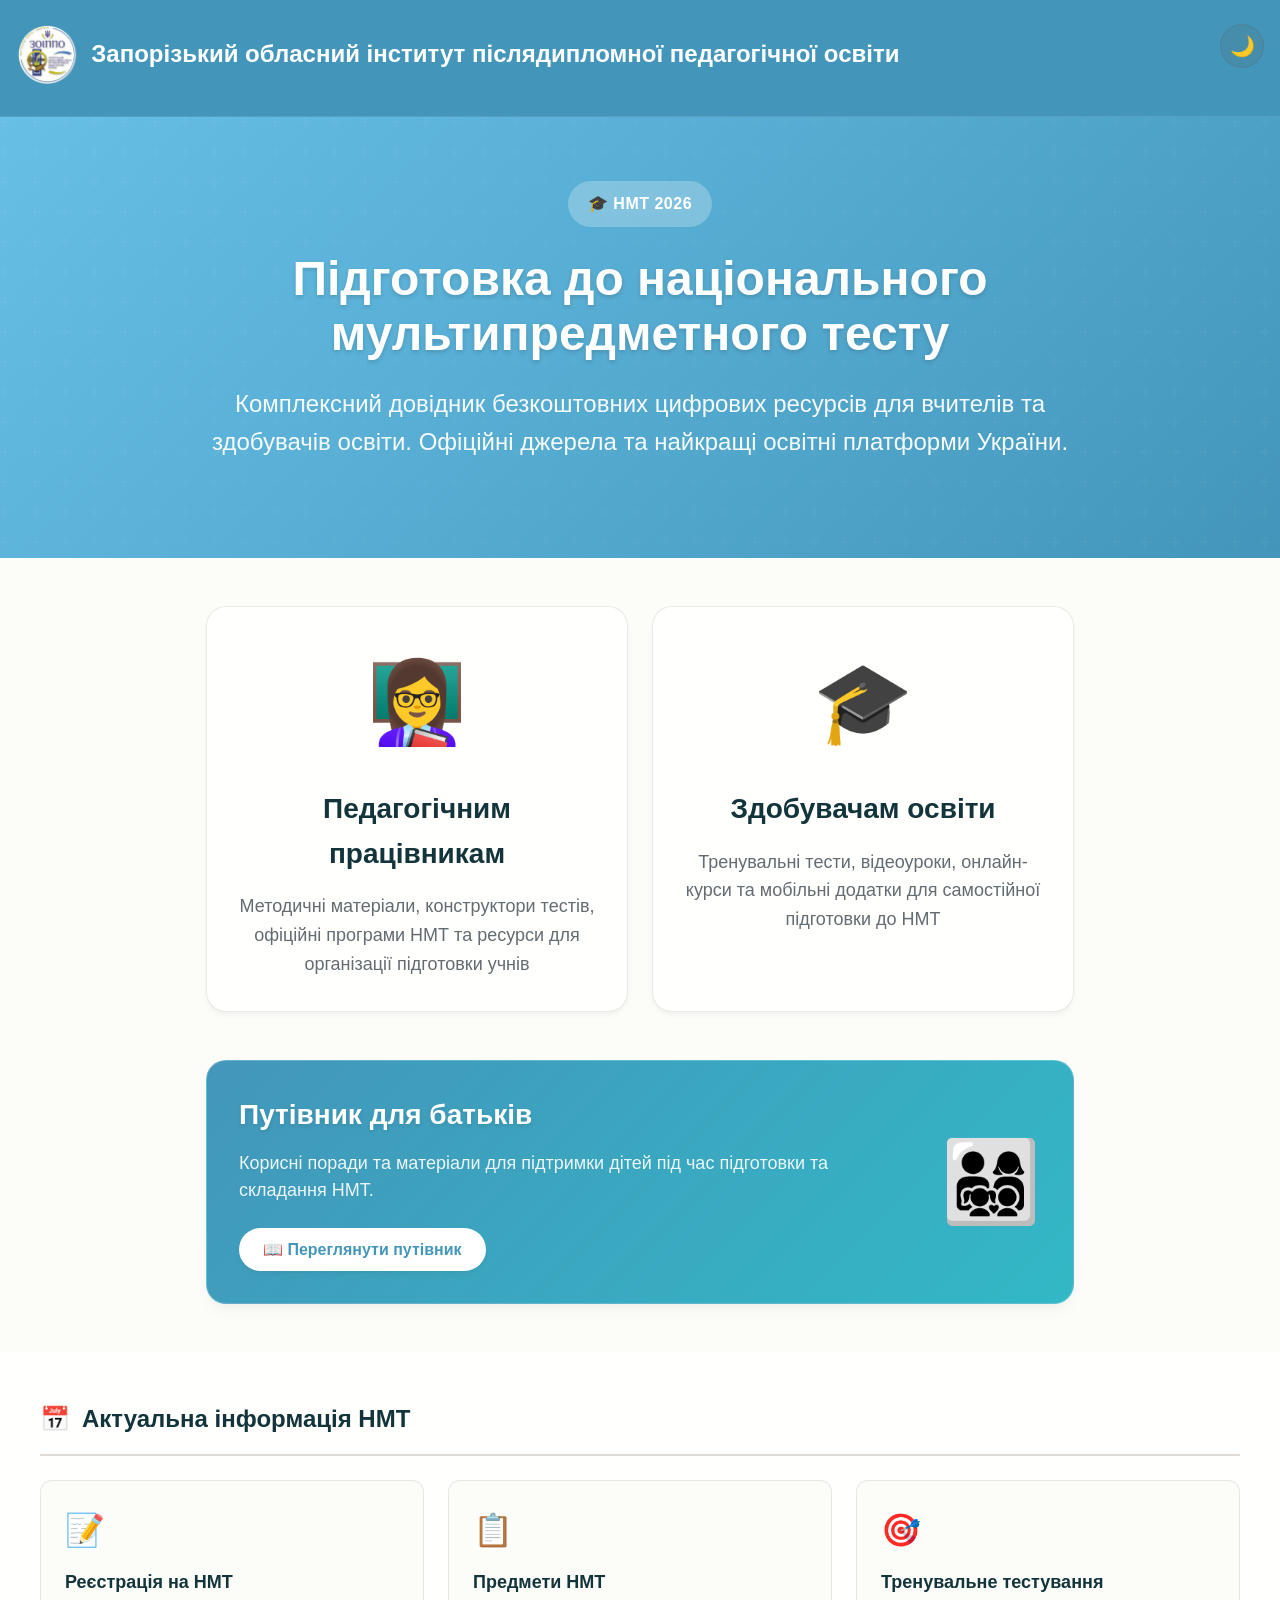
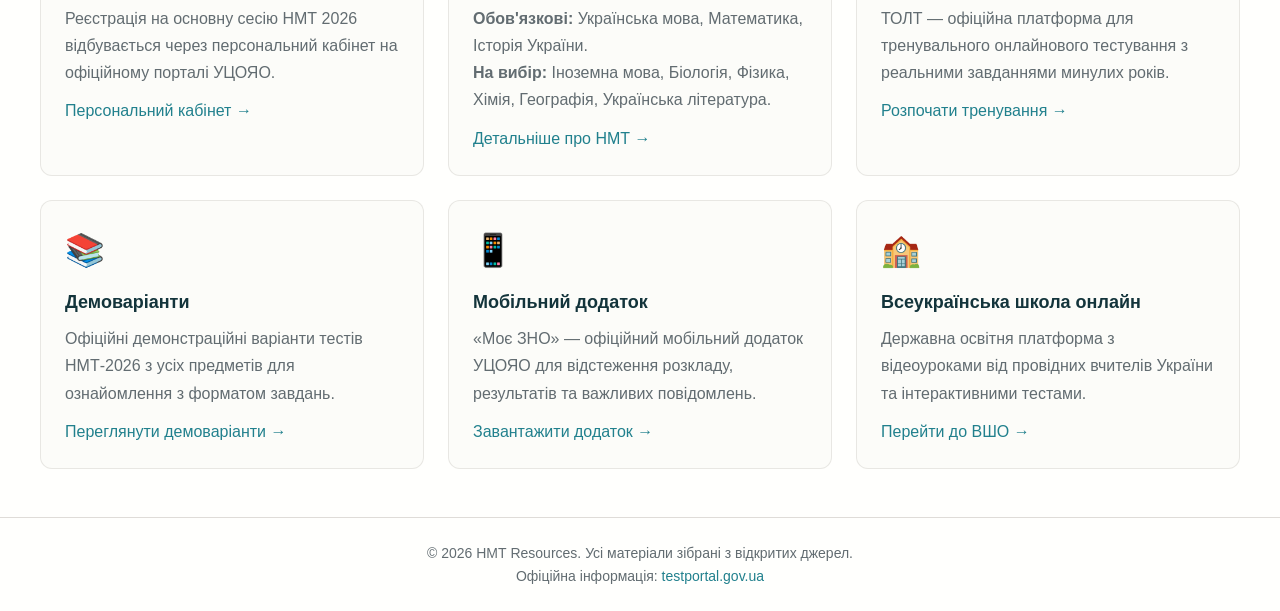
<file: index.html>
<!DOCTYPE html>
<html lang="uk">

<head>
  <meta charset="UTF-8">
  <meta name="viewport" content="width=device-width, initial-scale=1.0">

  <!-- SEO Meta Tags -->
  <title>Підготовка до НМТ - Цифрові ресурси для вчителів та учнів</title>
  <meta name="description"
    content="Комплексний довідник безкоштовних цифрових ресурсів для підготовки до Національного мультипредметного тесту (НМТ). Матеріали для вчителів та здобувачів освіти.">
  <meta name="keywords"
    content="НМТ, ЗНО, підготовка до НМТ, тести НМТ, українська мова, математика, історія України, безкоштовні ресурси, УЦОЯО">
  <meta name="author" content="НМТ Resources">
  <meta name="robots" content="index, follow">

  <!-- Open Graph / Facebook -->
  <meta property="og:type" content="website">
  <meta property="og:locale" content="uk_UA">
  <meta property="og:title" content="Підготовка до НМТ - Цифрові ресурси">
  <meta property="og:description" content="Комплексний довідник безкоштовних цифрових ресурсів для підготовки до НМТ.">
  <meta property="og:site_name" content="НМТ Resources">

  <!-- Twitter Card -->
  <meta name="twitter:card" content="summary_large_image">
  <meta name="twitter:title" content="Підготовка до НМТ - Цифрові ресурси">
  <meta name="twitter:description" content="Комплексний довідник безкоштовних цифрових ресурсів для підготовки до НМТ.">

  <!-- Favicon SVG -->
  <link rel="icon" type="image/svg+xml"
    href="data:image/svg+xml,<svg xmlns='http://www.w3.org/2000/svg' viewBox='0 0 100 100'><text y='.9em' font-size='90'>📚</text></svg>">

  <link rel="stylesheet" href="styles.css?v=20261123">
</head>

<body>
  <!-- Header -->
  <header class="header" role="banner">
    <div class="header-content">
      <div class="header-top">
        <h1 class="header-title">
          <img src="logo_zoippo.png" alt="Логотип ЗОІППО" class="header-logo" width="60" height="60" decoding="async">
          <span>Запорізький обласний інститут післядипломної педагогічної освіти</span>
        </h1>
        <button class="theme-toggle" id="themeToggle" aria-label="Перемкнути тему" title="Перемкнути світлу/темну тему">
          <span id="themeIcon" aria-hidden="true">🌙</span>
        </button>
      </div>
    </div>
  </header>

  <!-- Hero Section -->
  <section class="hero" aria-label="Головний банер">
    <div class="hero-content">
      <div class="hero-badge">🎓 НМТ 2026</div>
      <h2 class="hero-title">Підготовка до національного мультипредметного тесту</h2>
      <p class="hero-subtitle">
        Комплексний довідник безкоштовних цифрових ресурсів для вчителів та здобувачів освіти.
        Офіційні джерела та найкращі освітні платформи України.
      </p>
    </div>
  </section>

  <!-- Navigation Cards -->
  <section class="nav-cards" aria-label="Вибір аудиторії">
    <a href="educators.html" class="nav-card" aria-label="Перейти до ресурсів для педагогічних працівників">
      <div class="nav-card-icon" aria-hidden="true">👩‍🏫</div>
      <h3 class="nav-card-title">Педагогічним працівникам</h3>
      <p class="nav-card-description">
        Методичні матеріали, конструктори тестів, офіційні програми НМТ та ресурси для організації підготовки учнів
      </p>
    </a>

    <a href="students.html" class="nav-card" aria-label="Перейти до ресурсів для учнів">
      <div class="nav-card-icon" aria-hidden="true">🎓</div>
      <h3 class="nav-card-title">Здобувачам освіти</h3>
      <p class="nav-card-description">
        Тренувальні тести, відеоуроки, онлайн-курси та мобільні додатки для самостійної підготовки до НМТ
      </p>
    </a>
  </section>

  <!-- Parents Guide Banner -->
  <section class="parents-banner" aria-label="Путівник для батьків">
    <div class="parents-banner-content">
      <div class="parents-banner-text">
        <h2 class="parents-banner-title">Путівник для батьків</h2>
        <p class="parents-banner-subtitle">
          Корисні поради та матеріали для підтримки дітей під час підготовки та складання НМТ.
        </p>
        <button class="parents-btn open-parents-guide">
          <span>📖 Переглянути путівник</span>
        </button>
      </div>
      <div class="parents-banner-icon" aria-hidden="true">👨‍👩‍👧‍👦</div>
    </div>
  </section>

  <!-- Info Section -->
  <section class="info-section" aria-label="Актуальна інформація НМТ 2026">
    <div class="info-content">
      <div class="section-header">
        <h2 class="section-title">
          <span aria-hidden="true">📅</span>
          <span>Актуальна інформація НМТ</span>
        </h2>
      </div>

      <div class="info-grid">
        <article class="info-card">
          <div class="info-card-icon" aria-hidden="true">📝</div>
          <h3 class="info-card-title">Реєстрація на НМТ</h3>
          <p class="info-card-text">
            Реєстрація на основну сесію НМТ 2026 відбувається через персональний кабінет на офіційному порталі УЦОЯО.
          </p>
          <a href="https://my.testportal.gov.ua" target="_blank" rel="noopener noreferrer" class="info-card-link">
            Персональний кабінет →
          </a>
        </article>

        <article class="info-card">
          <div class="info-card-icon" aria-hidden="true">📋</div>
          <h3 class="info-card-title">Предмети НМТ</h3>
          <p class="info-card-text">
            <strong>Обов'язкові:</strong> Українська мова, Математика, Історія України.<br>
            <strong>На вибір:</strong> Іноземна мова, Біологія, Фізика, Хімія, Географія, Українська література.
          </p>
          <a href="https://testportal.gov.ua/skladnyky-nmt-2026/" target="_blank" rel="noopener noreferrer" class="info-card-link">
            Детальніше про НМТ →
          </a>
        </article>

        <article class="info-card">
          <div class="info-card-icon" aria-hidden="true">🎯</div>
          <h3 class="info-card-title">Тренувальне тестування</h3>
          <p class="info-card-text">
            ТОЛТ — офіційна платформа для тренувального онлайнового тестування з реальними завданнями минулих років.
          </p>
          <a href="https://testportal.gov.ua/nmt-2025-na-dopomogu-uchasnykam-trenuvalni-testy/" target="_blank"
            rel="noopener noreferrer" class="info-card-link">
            Розпочати тренування →
          </a>
        </article>

        <article class="info-card">
          <div class="info-card-icon" aria-hidden="true">📚</div>
          <h3 class="info-card-title">Демоваріанти</h3>
          <p class="info-card-text">
            Офіційні демонстраційні варіанти тестів НМТ-2026 з усіх предметів для ознайомлення з форматом завдань.
          </p>
          <a href="https://lv.testportal.gov.ua/?page_id=2192" target="_blank" rel="noopener noreferrer"
            class="info-card-link">
            Переглянути демоваріанти →
          </a>
        </article>

        <article class="info-card">
          <div class="info-card-icon" aria-hidden="true">📱</div>
          <h3 class="info-card-title">Мобільний додаток</h3>
          <p class="info-card-text">
            «Моє ЗНО» — офіційний мобільний додаток УЦОЯО для відстеження розкладу, результатів та важливих повідомлень.
          </p>
          <a href="https://testportal.gov.ua/mobilnij-dodatok-moye-zno-dostupnij-dlya-koristuvachiv-ios-sistem/"
            target="_blank" rel="noopener noreferrer" class="info-card-link">
            Завантажити додаток →
          </a>
        </article>

        <article class="info-card">
          <div class="info-card-icon" aria-hidden="true">🏫</div>
          <h3 class="info-card-title">Всеукраїнська школа онлайн</h3>
          <p class="info-card-text">
            Державна освітня платформа з відеоуроками від провідних вчителів України та інтерактивними тестами.
          </p>
          <a href="https://lms.e-school.net.ua" target="_blank" rel="noopener noreferrer" class="info-card-link">
            Перейти до ВШО →
          </a>
        </article>
      </div>
    </div>
  </section>

  <!-- Footer -->
  <footer class="footer">
    <div class="footer-content">
      <p class="footer-text">
        © 2026 НМТ Resources. Усі матеріали зібрані з відкритих джерел.
        <br>
        Офіційна інформація: <a href="https://testportal.gov.ua" target="_blank" rel="noopener noreferrer"
          class="footer-link">testportal.gov.ua</a>
      </p>
    </div>
  </footer>

  <!-- Parent's Guide Modal -->
  <div id="parents-modal" class="modal" role="dialog" aria-modal="true" aria-label="Путівник для батьків">
    <div class="modal-content">
      <button class="modal-close" aria-label="Закрити">&times;</button>
      <button class="modal-nav modal-prev" aria-label="Попередня">&lt;</button>
      <img id="modal-image" src="Буклет-1.jpg" alt="Путівник сторінка 1" class="modal-image" loading="lazy" decoding="async">
      <button class="modal-nav modal-next" aria-label="Наступна">&gt;</button>
      <div id="modal-counter" class="modal-counter" aria-live="polite">1 / 2</div>
    </div>
  </div>

  <script src="script.js?v=20261123"></script>
  <script src="animations.js?v=20261123"></script>
</body>

</html>
</file>
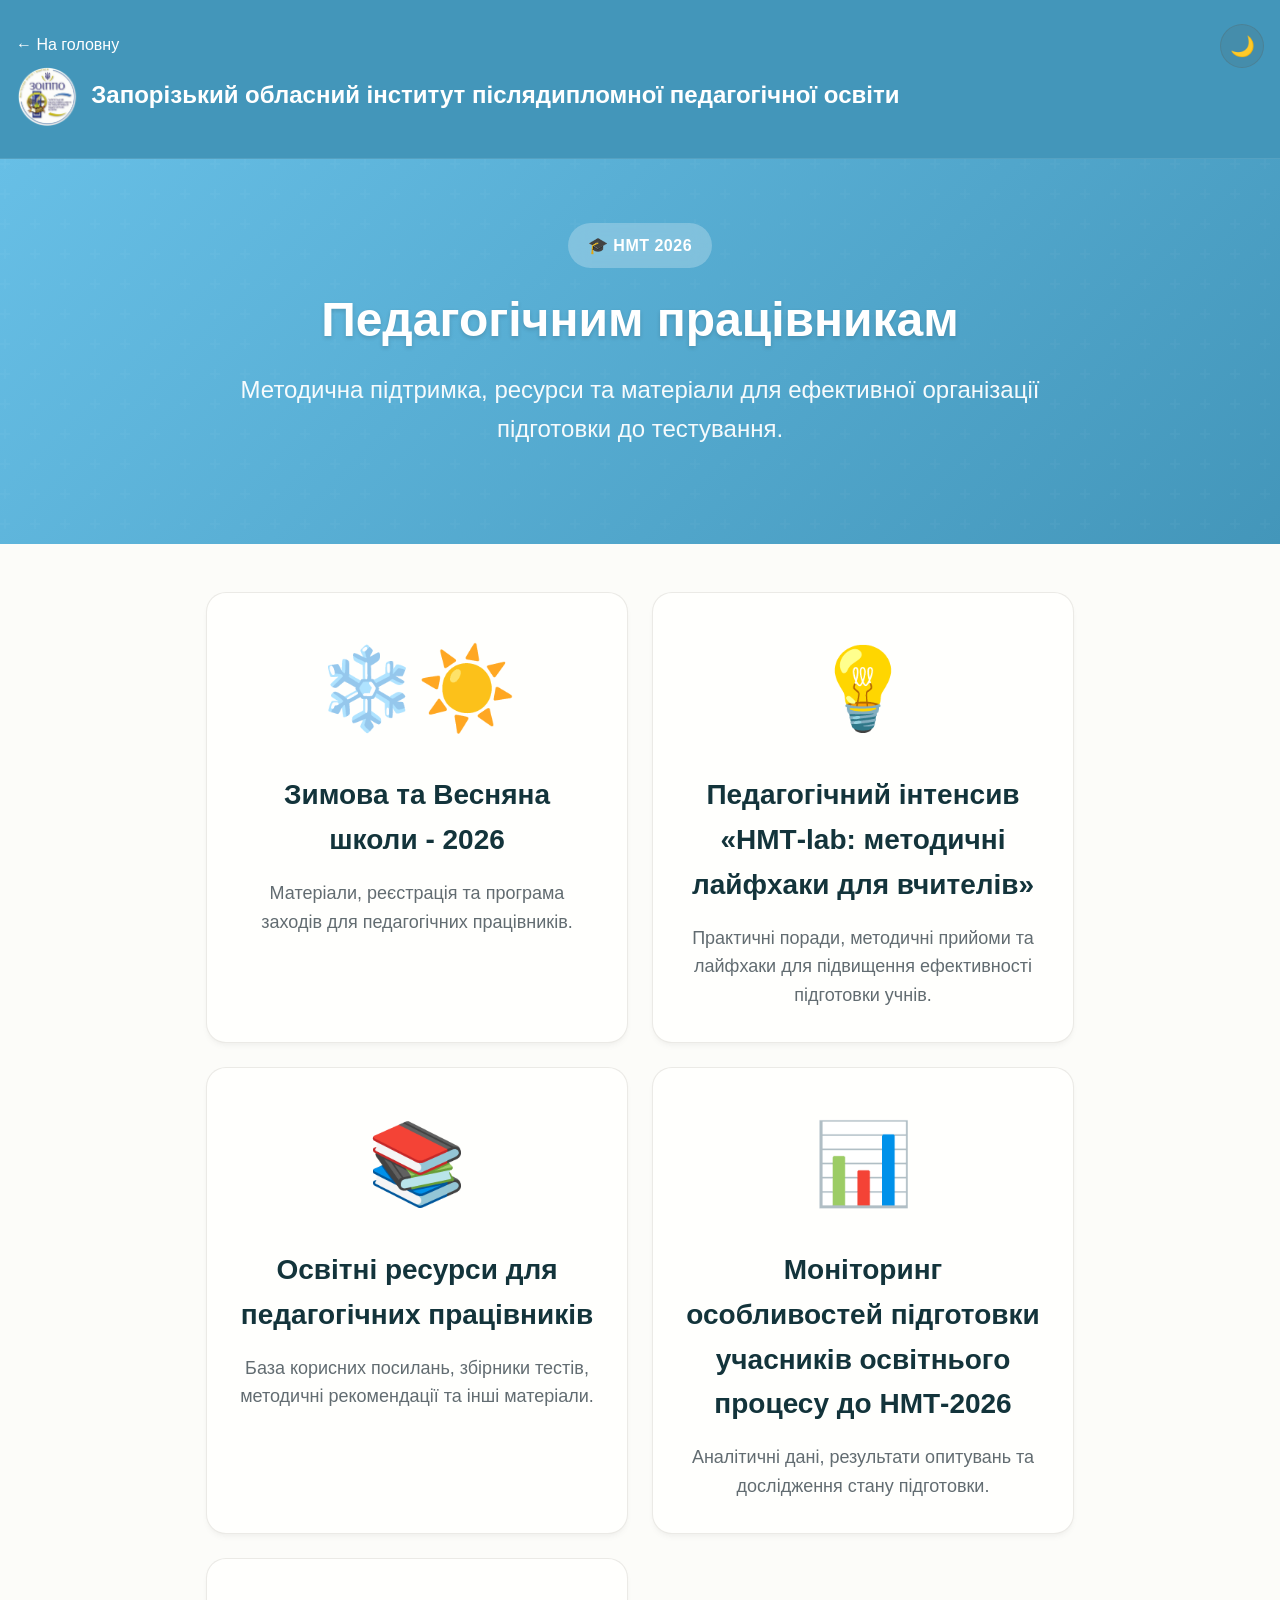
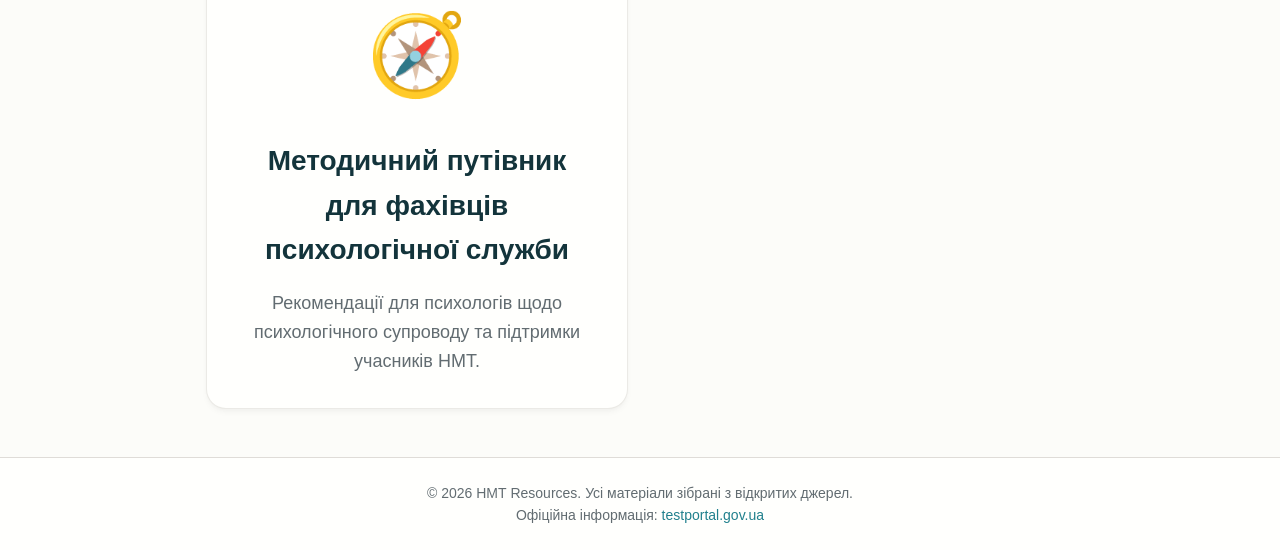
<file: educators.html>
<!DOCTYPE html>
<html lang="uk">

<head>
    <meta charset="UTF-8">
    <meta name="viewport" content="width=device-width, initial-scale=1.0">

    <!-- SEO Meta Tags -->
    <title>Педагогічним працівникам - Підготовка до НМТ 2026</title>
    <meta name="description"
        content="Ресурси та матеріали для педагогічних працівників щодо підготовки до Національного мультипредметного тесту (НМТ) 2026.">
    <meta name="keywords"
        content="НМТ 2026, вчителі, педагогічні працівники, методичні матеріали, моніторинг, НМТ-lab, психологічна служба">
    <meta name="author" content="НМТ Resources">
    <meta name="robots" content="index, follow">

    <!-- Open Graph / Facebook -->
    <meta property="og:type" content="website">
    <meta property="og:locale" content="uk_UA">
    <meta property="og:title" content="Педагогічним працівникам - Підготовка до НМТ 2026">
    <meta property="og:description"
        content="Ресурси та матеріали для педагогічних працівників щодо підготовки до НМТ 2026.">
    <meta property="og:site_name" content="НМТ Resources">

    <!-- Favicon SVG -->
    <link rel="icon" type="image/svg+xml"
        href="data:image/svg+xml,<svg xmlns='http://www.w3.org/2000/svg' viewBox='0 0 100 100'><text y='.9em' font-size='90'>📚</text></svg>">

    <link rel="stylesheet" href="styles.css?v=20261123">
</head>

<body>
    <!-- Header -->
    <header class="header" role="banner">
        <div class="header-content">
            <div class="header-top">
                <div>
                    <a href="index.html" class="back-link">← На головну</a>
                    <h1 class="header-title">
                        <a href="index.html"
                            style="text-decoration: none; color: inherit; display: flex; align-items: center; gap: 12px;">
                            <img src="logo_zoippo.png" alt="Логотип ЗОІППО" class="header-logo" width="60" height="60" decoding="async">
                            <span>Запорізький обласний інститут післядипломної педагогічної освіти</span>
                        </a>
                    </h1>
                </div>
                <button class="theme-toggle" id="themeToggle" aria-label="Перемкнути тему"
                    title="Перемкнути світлу/темну тему">
                    <span id="themeIcon" aria-hidden="true">🌙</span>
                </button>
            </div>
        </div>
    </header>

    <!-- Hero Section -->
    <section class="hero" aria-label="Банер сторінки">
        <div class="hero-content">
            <div class="hero-badge">🎓 НМТ 2026</div>
            <h2 class="hero-title">Педагогічним працівникам</h2>
            <p class="hero-subtitle">
                Методична підтримка, ресурси та матеріали для ефективної організації підготовки до тестування.
            </p>
        </div>
    </section>

    <!-- Navigation Cards -->
    <section class="nav-cards" aria-label="Розділи для педагогів">

        <a href="schools-2026.html" class="nav-card" aria-label="Зимова та Весняна школи">
            <div class="nav-card-icon" aria-hidden="true">❄️☀️</div>
            <h3 class="nav-card-title">Зимова та Весняна школи - 2026</h3>
            <p class="nav-card-description">
                Матеріали, реєстрація та програма заходів для педагогічних працівників.
            </p>
        </a>

        <a href="nmt-lab.html" class="nav-card" aria-label="НМТ-lab">
            <div class="nav-card-icon" aria-hidden="true">💡</div>
            <h3 class="nav-card-title">Педагогічний інтенсив «НМТ-lab: методичні лайфхаки для вчителів»</h3>
            <p class="nav-card-description">
                Практичні поради, методичні прийоми та лайфхаки для підвищення ефективності підготовки учнів.
            </p>
        </a>

        <a href="teachers.html" class="nav-card" aria-label="Освітні ресурси">
            <div class="nav-card-icon" aria-hidden="true">📚</div>
            <h3 class="nav-card-title">Освітні ресурси для педагогічних працівників</h3>
            <p class="nav-card-description">
                База корисних посилань, збірники тестів, методичні рекомендації та інші матеріали.
            </p>
        </a>

        <a href="monitoring.html" class="nav-card" aria-label="Моніторинг">
            <div class="nav-card-icon" aria-hidden="true">📊</div>
            <h3 class="nav-card-title">Моніторинг особливостей підготовки учасників освітнього процесу до НМТ-2026</h3>
            <p class="nav-card-description">
                Аналітичні дані, результати опитувань та дослідження стану підготовки.
            </p>
        </a>

        <a href="psychological-support-nmt-2026.pdf" class="nav-card"
           target="_blank" rel="noopener noreferrer"
           aria-label="Методичний путівник для фахівців психологічної служби (PDF, відкривається в новій вкладці)">
            <div class="nav-card-icon" aria-hidden="true">🧭</div>
            <h3 class="nav-card-title">Методичний путівник для фахівців психологічної служби</h3>
            <p class="nav-card-description">
                Рекомендації для психологів щодо психологічного супроводу та підтримки учасників НМТ.
            </p>
        </a>

    </section>

    <!-- Footer -->
    <footer class="footer">
        <div class="footer-content">
            <p class="footer-text">
                © 2026 НМТ Resources. Усі матеріали зібрані з відкритих джерел.
                <br>
                Офіційна інформація: <a href="https://testportal.gov.ua" target="_blank" rel="noopener noreferrer"
                    class="footer-link">testportal.gov.ua</a>
            </p>
        </div>
    </footer>

    <script src="script.js?v=20261123"></script>
    <script src="animations.js?v=20261123"></script>
</body>

</html>
</file>
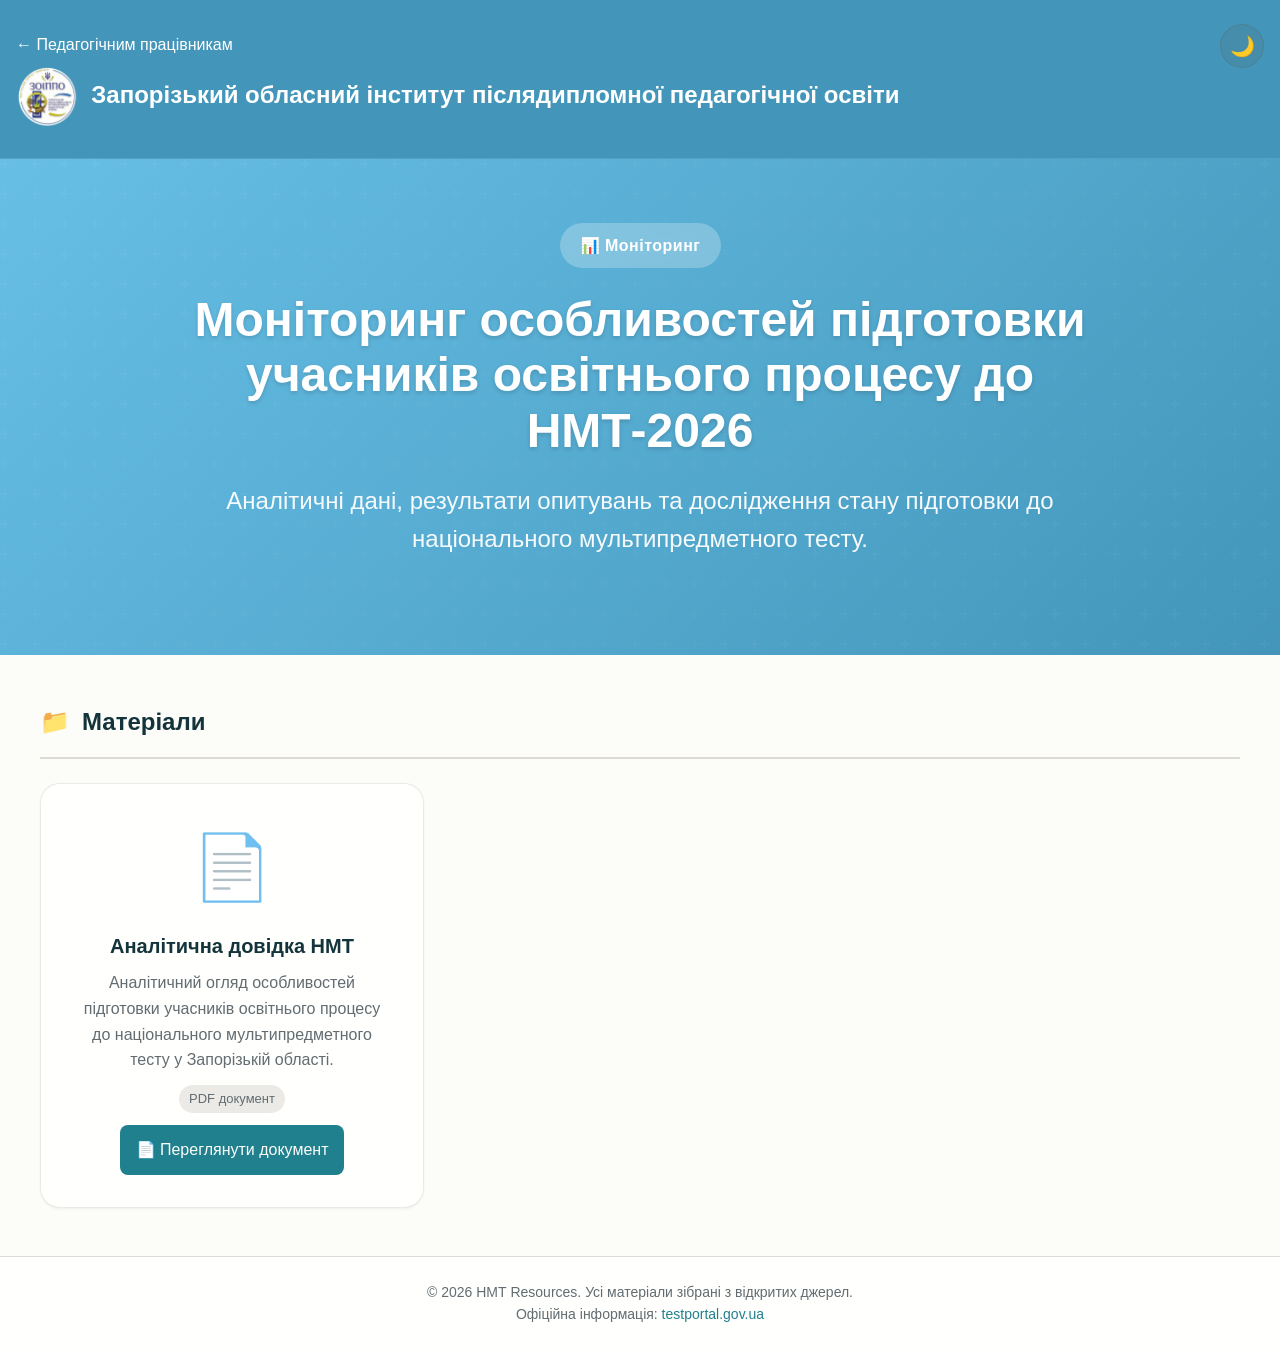
<file: monitoring.html>
<!DOCTYPE html>
<html lang="uk">

<head>
    <meta charset="UTF-8">
    <meta name="viewport" content="width=device-width, initial-scale=1.0">

    <!-- SEO Meta Tags -->
    <title>Моніторинг особливостей підготовки до НМТ - ЗОІППО</title>
    <meta name="description"
        content="Аналітичні дані, результати опитувань та дослідження стану підготовки до Національного мультипредметного тесту (НМТ).">
    <meta name="keywords" content="НМТ, моніторинг, аналітика, дослідження, підготовка до НМТ, ЗОІППО">
    <meta name="author" content="НМТ Resources">
    <meta name="robots" content="index, follow">

    <!-- Open Graph / Facebook -->
    <meta property="og:type" content="website">
    <meta property="og:locale" content="uk_UA">
    <meta property="og:title" content="Моніторинг особливостей підготовки до НМТ">
    <meta property="og:description"
        content="Аналітичні дані, результати опитувань та дослідження стану підготовки до НМТ.">
    <meta property="og:site_name" content="НМТ Resources">

    <!-- Favicon SVG -->
    <link rel="icon" type="image/svg+xml"
        href="data:image/svg+xml,<svg xmlns='http://www.w3.org/2000/svg' viewBox='0 0 100 100'><text y='.9em' font-size='90'>📊</text></svg>">

    <link rel="stylesheet" href="styles.css?v=20261123">
</head>

<body>
    <!-- Header -->
    <header class="header" role="banner">
        <div class="header-content">
            <div class="header-top">
                <div>
                    <a href="educators.html" class="back-link">← Педагогічним працівникам</a>
                    <h1 class="header-title">
                        <a href="index.html"
                            style="text-decoration: none; color: inherit; display: flex; align-items: center; gap: 12px;">
                            <img src="logo_zoippo.png" alt="Логотип ЗОІППО" class="header-logo" width="60" height="60" decoding="async">
                            <span>Запорізький обласний інститут післядипломної педагогічної освіти</span>
                        </a>
                    </h1>
                </div>
                <button class="theme-toggle" id="themeToggle" aria-label="Перемкнути тему"
                    title="Перемкнути світлу/темну тему">
                    <span id="themeIcon" aria-hidden="true">🌙</span>
                </button>
            </div>
        </div>
    </header>

    <!-- Hero Section -->
    <section class="hero" aria-label="Банер сторінки">
        <div class="hero-content">
            <div class="hero-badge">📊 Моніторинг</div>
            <h2 class="hero-title">Моніторинг особливостей підготовки учасників освітнього процесу до НМТ-2026</h2>
            <p class="hero-subtitle">
                Аналітичні дані, результати опитувань та дослідження стану підготовки до національного мультипредметного
                тесту.
            </p>
        </div>
    </section>

    <!-- Materials Section -->
    <section class="resources-section" aria-label="Матеріали моніторингу">
        <div class="resources-content">
            <div class="section-header">
                <h2 class="section-title">
                    <span aria-hidden="true">📁</span>
                    <span>Матеріали</span>
                </h2>
            </div>

            <div class="materials-grid">
                <!-- Material Card 1 -->
                <article class="material-card">
                    <div class="material-card-icon" aria-hidden="true">📄</div>
                    <div class="material-card-content">
                        <h3 class="material-card-title">Аналітична довідка НМТ</h3>
                        <p class="material-card-description">
                            Аналітичний огляд особливостей підготовки учасників освітнього процесу до національного
                            мультипредметного тесту у Запорізькій області.
                        </p>
                        <div class="material-card-meta">
                            <span class="material-type">PDF документ</span>
                        </div>
                        <a href="https://drive.google.com/file/d/1hu04FkQte5bNiKCxvEXP-r749Sj8xsxb/view?usp=sharing"
                            target="_blank" rel="noopener noreferrer" class="material-card-link">
                            📄 Переглянути документ
                        </a>
                    </div>
                </article>

                <!-- Placeholder for future materials - можна додавати нові картки за цим шаблоном -->
                <!--
                <article class="material-card">
                    <div class="material-card-icon" aria-hidden="true">📄</div>
                    <div class="material-card-content">
                        <h3 class="material-card-title">Назва матеріалу</h3>
                        <p class="material-card-description">
                            Опис матеріалу.
                        </p>
                        <div class="material-card-meta">
                            <span class="material-type">Тип документу</span>
                        </div>
                        <a href="файл.pdf" target="_blank" rel="noopener noreferrer" 
                           class="material-card-link" download>
                            📥 Завантажити документ
                        </a>
                    </div>
                </article>
                -->
            </div>
        </div>
    </section>

    <!-- Footer -->
    <footer class="footer">
        <div class="footer-content">
            <p class="footer-text">
                © 2026 НМТ Resources. Усі матеріали зібрані з відкритих джерел.
                <br>
                Офіційна інформація: <a href="https://testportal.gov.ua" target="_blank" rel="noopener noreferrer"
                    class="footer-link">testportal.gov.ua</a>
            </p>
        </div>
    </footer>

    <script src="script.js?v=20261123"></script>
    <script src="animations.js?v=20261123"></script>
</body>

</html>
</file>
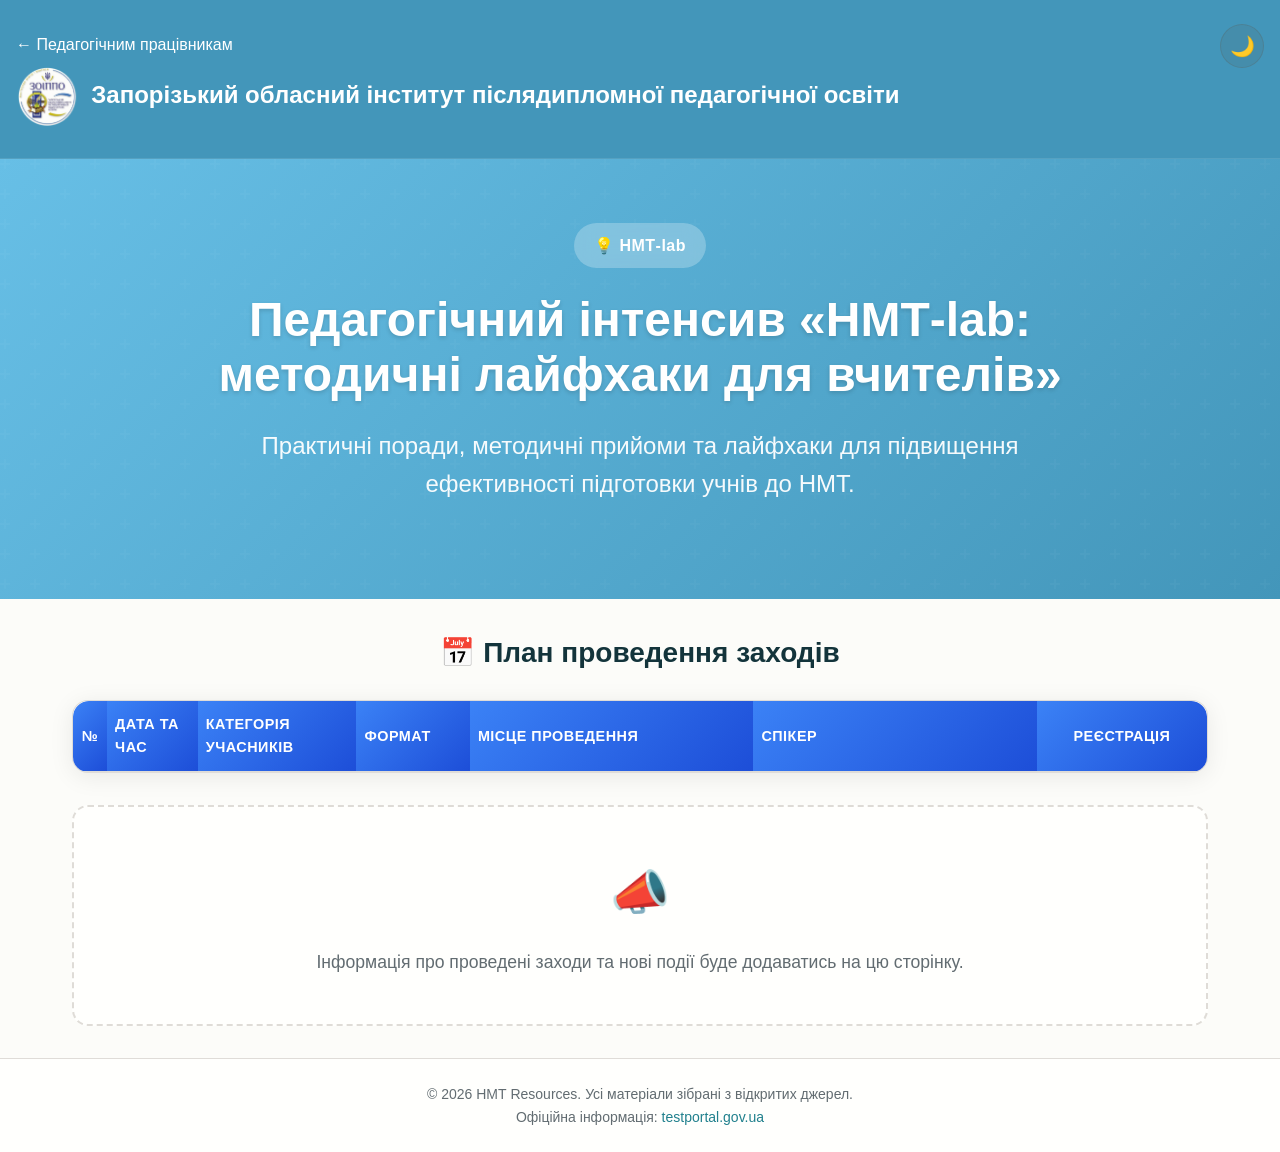
<file: nmt-lab.html>
<!DOCTYPE html>
<html lang="uk">

<head>
    <meta charset="UTF-8">
    <meta name="viewport" content="width=device-width, initial-scale=1.0">

    <!-- SEO Meta Tags -->
    <title>НМТ-lab: методичні лайфхаки для вчителів - Підготовка до НМТ</title>
    <meta name="description"
        content="Педагогічний інтенсив НМТ-lab: методичні лайфхаки для вчителів. Практичні поради та методичні прийоми для підвищення ефективності підготовки учнів.">
    <meta name="keywords" content="НМТ, НМТ-lab, методичні лайфхаки, вчителі, педагогічний інтенсив, підготовка до НМТ">
    <meta name="author" content="НМТ Resources">
    <meta name="robots" content="index, follow">

    <!-- Open Graph / Facebook -->
    <meta property="og:type" content="website">
    <meta property="og:locale" content="uk_UA">
    <meta property="og:title" content="НМТ-lab: методичні лайфхаки для вчителів">
    <meta property="og:description"
        content="Педагогічний інтенсив НМТ-lab: методичні лайфхаки для вчителів. Практичні поради та методичні прийоми.">
    <meta property="og:site_name" content="НМТ Resources">

    <!-- Favicon SVG -->
    <link rel="icon" type="image/svg+xml"
        href="data:image/svg+xml,<svg xmlns='http://www.w3.org/2000/svg' viewBox='0 0 100 100'><text y='.9em' font-size='90'>💡</text></svg>">

    <link rel="stylesheet" href="styles.css?v=20261123">
    <style>
        /* Table Styles */
        .events-section {
            max-width: 1200px;
            margin: 0 auto;
            padding: 2rem;
        }

        .section-title {
            font-size: 1.75rem;
            font-weight: 700;
            color: var(--color-text);
            margin-bottom: 1.5rem;
            text-align: center;
            justify-content: center;
        }

        .events-table-wrapper {
            overflow-x: auto;
            border-radius: 16px;
            background: var(--color-surface);
            border: 1px solid var(--color-border);
            box-shadow: 0 4px 24px rgba(0, 0, 0, 0.08);
            -webkit-overflow-scrolling: touch;
        }

        .events-table {
            width: 100%;
            min-width: 780px;
            border-collapse: collapse;
        }

        .events-table th,
        .events-table td {
            padding: 0.75rem 0.5rem;
            text-align: left;
            border-bottom: 1px solid var(--color-border);
            word-wrap: break-word;
        }

        /* Column widths - proportional */
        .events-table th:nth-child(1),
        .events-table td:nth-child(1) {
            width: 3%;
            text-align: center;
        }

        /* № */
        .events-table th:nth-child(2),
        .events-table td:nth-child(2) {
            width: 8%;
        }

        /* Дата */
        .events-table th:nth-child(3),
        .events-table td:nth-child(3) {
            width: 14%;
        }

        /* Категорія */
        .events-table th:nth-child(4),
        .events-table td:nth-child(4) {
            width: 10%;
        }

        /* Формат */
        .events-table th:nth-child(5),
        .events-table td:nth-child(5) {
            width: 25%;
        }

        /* Місце */
        .events-table th:nth-child(6),
        .events-table td:nth-child(6) {
            width: 25%;
        }

        /* Спікер */
        .events-table th:nth-child(7),
        .events-table td:nth-child(7) {
            width: 15%;
            text-align: center;
        }

        /* Реєстрація */

        .events-table th {
            background: linear-gradient(135deg, #3b82f6, #1d4ed8);
            color: white;
            font-weight: 600;
            font-size: 0.9rem;
            text-transform: uppercase;
            letter-spacing: 0.5px;
            position: sticky;
            top: 0;
        }

        .events-table th:first-child {
            border-radius: 16px 0 0 0;
        }

        .events-table th:last-child {
            border-radius: 0 16px 0 0;
        }

        .events-table tbody tr {
            transition: background 0.2s ease;
        }

        .events-table tbody tr:hover {
            background: var(--color-secondary);
        }

        .events-table tbody tr:last-child td {
            border-bottom: none;
        }

        .events-table td {
            font-size: 0.95rem;
            color: var(--color-text);
            vertical-align: top;
        }

        .event-date {
            font-weight: 600;
            color: #3b82f6;
            white-space: nowrap;
        }

        .event-category {
            background: linear-gradient(135deg, #8b5cf6, #7c3aed);
            color: white;
            padding: 0.35rem 0.75rem;
            border-radius: 20px;
            font-size: 0.85rem;
            font-weight: 500;
            display: inline-block;
            white-space: nowrap;
        }

        .event-format {
            display: inline-flex;
            align-items: center;
            gap: 0.5rem;
            padding: 0.35rem 0.75rem;
            border-radius: 20px;
            font-size: 0.85rem;
            font-weight: 500;
        }

        .format-online {
            background: rgba(16, 185, 129, 0.15);
            color: #10b981;
        }

        .format-offline {
            background: rgba(59, 130, 246, 0.15);
            color: #3b82f6;
        }

        .event-location {
            font-size: 0.9rem;
            color: var(--color-text-secondary);
            line-height: 1.5;
        }

        .event-speaker {
            font-size: 0.9rem;
            line-height: 1.5;
        }

        .speaker-name {
            font-weight: 600;
            color: var(--color-text);
            display: block;
            margin-bottom: 0.25rem;
        }

        .speaker-position {
            color: var(--color-text-secondary);
            font-size: 0.85rem;
        }

        .register-btn {
            display: inline-flex;
            align-items: center;
            justify-content: center;
            padding: 0.6rem 1.25rem;
            background: linear-gradient(135deg, #3b82f6, #1d4ed8);
            color: white;
            text-decoration: none;
            border-radius: 25px;
            font-weight: 600;
            font-size: 0.9rem;
            transition: all 0.3s ease;
            box-shadow: 0 4px 15px rgba(59, 130, 246, 0.3);
        }

        .register-btn:hover {
            transform: translateY(-2px);
            box-shadow: 0 6px 20px rgba(59, 130, 246, 0.4);
        }

        .register-btn.disabled {
            background: #9ca3af;
            color: #e5e7eb;
            cursor: not-allowed;
            box-shadow: none;
            pointer-events: none;
        }

        .register-btn.disabled:hover {
            transform: none;
            box-shadow: none;
        }

        .event-passed {
            opacity: 0.6;
        }

        .event-passed .event-date {
            color: var(--color-text-secondary);
        }

        /* Future events section placeholder */
        .future-events-notice {
            text-align: center;
            padding: 3rem 2rem;
            background: var(--color-surface);
            border-radius: 16px;
            border: 2px dashed var(--color-border);
            margin-top: 2rem;
        }

        .future-events-notice .icon {
            font-size: 3rem;
            margin-bottom: 1rem;
        }

        .future-events-notice p {
            color: var(--color-text-secondary);
            font-size: 1.1rem;
        }

        /* Responsive */
        @media (max-width: 768px) {
            .events-section {
                padding: 1rem;
            }

            .events-table th,
            .events-table td {
                padding: 0.75rem;
            }
        }
    </style>
</head>

<body>
    <!-- Header -->
    <header class="header" role="banner">
        <div class="header-content">
            <div class="header-top">
                <div>
                    <a href="educators.html" class="back-link">← Педагогічним працівникам</a>
                    <h1 class="header-title">
                        <a href="index.html"
                            style="text-decoration: none; color: inherit; display: flex; align-items: center; gap: 12px;">
                            <img src="logo_zoippo.png" alt="Логотип ЗОІППО" class="header-logo" width="60" height="60" decoding="async">
                            <span>Запорізький обласний інститут післядипломної педагогічної освіти</span>
                        </a>
                    </h1>
                </div>
                <button class="theme-toggle" id="themeToggle" aria-label="Перемкнути тему"
                    title="Перемкнути світлу/темну тему">
                    <span id="themeIcon" aria-hidden="true">🌙</span>
                </button>
            </div>
        </div>
    </header>

    <!-- Hero Section -->
    <section class="hero" aria-label="Банер сторінки">
        <div class="hero-content">
            <div class="hero-badge">💡 НМТ-lab</div>
            <h2 class="hero-title">Педагогічний інтенсив «НМТ-lab: методичні лайфхаки для вчителів»</h2>
            <p class="hero-subtitle">
                Практичні поради, методичні прийоми та лайфхаки для підвищення ефективності підготовки учнів до НМТ.
            </p>
        </div>
    </section>

    <!-- Events Registration Table -->
    <section class="events-section" aria-label="Розклад заходів">
        <h2 class="section-title">📅 План проведення заходів</h2>

        <div class="events-table-wrapper">
            <table class="events-table">
                <thead>
                    <tr>
                        <th>№</th>
                        <th>Дата та час</th>
                        <th>Категорія учасників</th>
                        <th>Формат</th>
                        <th>Місце проведення</th>
                        <th>Спікер</th>
                        <th>Реєстрація</th>
                    </tr>
                </thead>
                <tbody>
                    <!-- Записи нових заходів додаються сюди -->
                </tbody>
            </table>
        </div>

        <!-- Placeholder for future events -->
        <div class="future-events-notice">
            <div class="icon">📣</div>
            <p>Інформація про проведені заходи та нові події буде додаватись на цю сторінку.</p>
        </div>
    </section>

    <!-- Footer -->
    <footer class="footer">
        <div class="footer-content">
            <p class="footer-text">
                © 2026 НМТ Resources. Усі матеріали зібрані з відкритих джерел.
                <br>
                Офіційна інформація: <a href="https://testportal.gov.ua" target="_blank" rel="noopener noreferrer"
                    class="footer-link">testportal.gov.ua</a>
            </p>
        </div>
    </footer>

    <script src="script.js?v=20261123"></script>
    <script src="animations.js?v=20261123"></script>
</body>

</html>
</file>
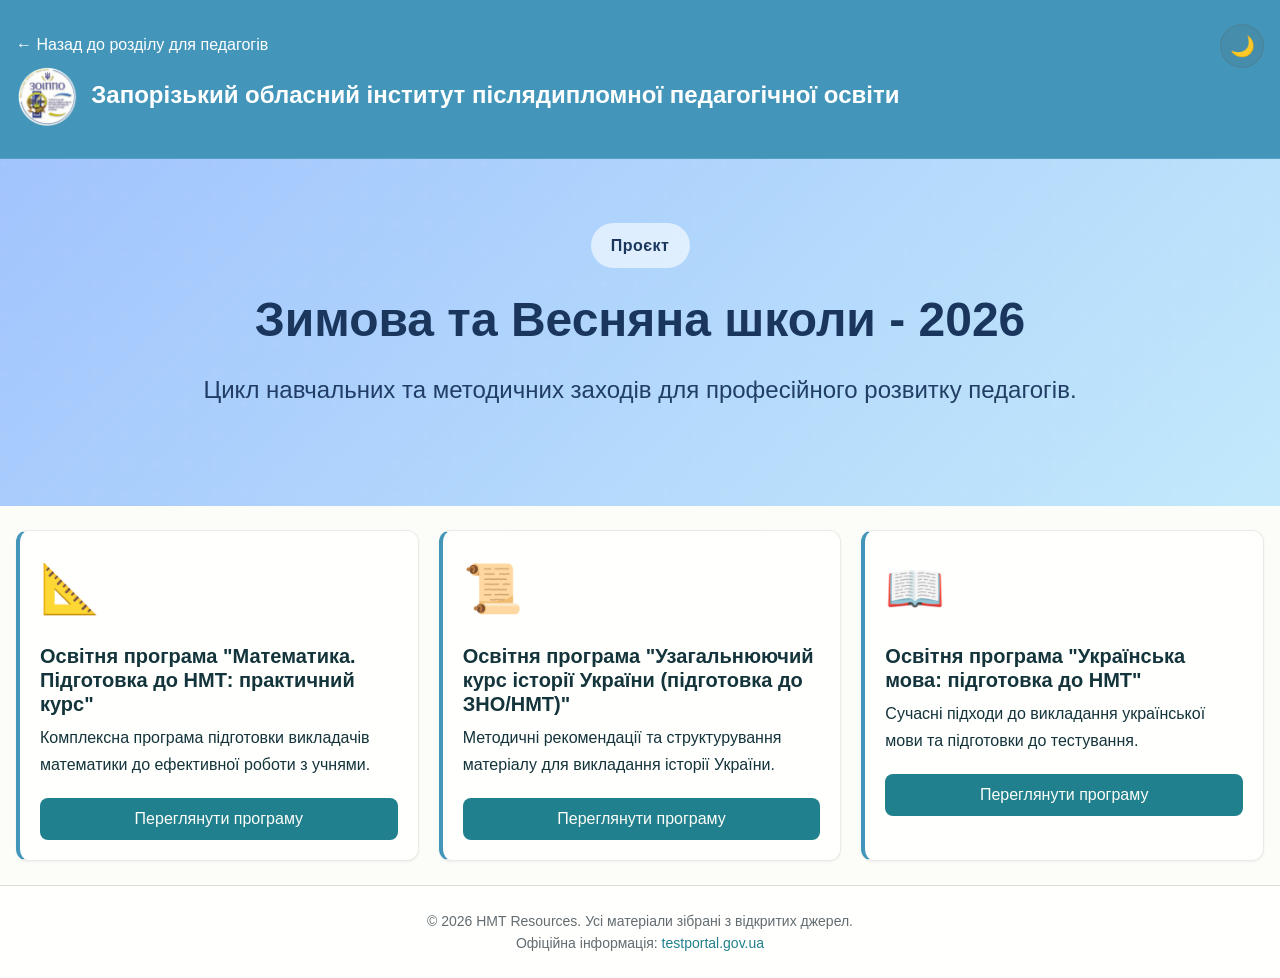
<file: schools-2026.html>
<!DOCTYPE html>
<html lang="uk">

<head>
    <meta charset="UTF-8">
    <meta name="viewport" content="width=device-width, initial-scale=1.0">

    <!-- SEO Meta Tags -->
    <title>Зимова та Весняна школи - 2026 | НМТ Resources</title>
    <meta name="description" content="Матеріали проєкту «Зимова та Весняна школи - 2026» для педагогічних працівників.">
    <meta name="keywords" content="НМТ, зимова школа, весняна школа, педагогічні працівники, методичні матеріали">
    <meta name="author" content="НМТ Resources">
    <meta name="robots" content="index, follow">

    <!-- Open Graph / Facebook -->
    <meta property="og:type" content="website">
    <meta property="og:locale" content="uk_UA">
    <meta property="og:title" content="Зимова та Весняна школи - 2026">
    <meta property="og:description"
        content="Матеріали проєкту «Зимова та Весняна школи - 2026» для педагогічних працівників.">
    <meta property="og:site_name" content="НМТ Resources">

    <!-- Favicon SVG -->
    <link rel="icon" type="image/svg+xml"
        href="data:image/svg+xml,<svg xmlns='http://www.w3.org/2000/svg' viewBox='0 0 100 100'><text y='.9em' font-size='90'>❄️</text></svg>">

    <link rel="stylesheet" href="styles.css?v=20261123">
    <style>
        /* Thematic Styles for Winter/Spring Schools */
        .hero-schools {
            background: linear-gradient(135deg, #a1c4fd 0%, #c2e9fb 100%);
            /* Icy blue gradient */
            color: #1a365d;
            /* Dark blue text for contrast */
        }

        .hero-schools .hero-title,
        .hero-schools .hero-subtitle,
        .hero-schools .hero-badge {
            color: #1a365d;
            text-shadow: none;
        }

        .hero-schools .hero-badge {
            background: rgba(255, 255, 255, 0.6);
        }

        .resource-card-school {
            border-left: 4px solid #4396BA;
            transition: transform 0.3s ease, box-shadow 0.3s ease;
        }

        .resource-card-school:hover {
            transform: translateY(-5px);
            box-shadow: 0 10px 20px rgba(0, 0, 0, 0.1);
        }

        .school-icon {
            font-size: 3rem;
            margin-bottom: 1rem;
            display: block;
        }
    </style>
</head>

<body>
    <!-- Header -->
    <header class="header" role="banner">
        <div class="header-content">
            <div class="header-top">
                <div>
                    <a href="educators.html" class="back-link">← Назад до розділу для педагогів</a>
                    <h1 class="header-title">
                        <a href="index.html"
                            style="text-decoration: none; color: inherit; display: flex; align-items: center; gap: 12px;">
                            <img src="logo_zoippo.png" alt="Логотип ЗОІППО" class="header-logo" width="60" height="60" decoding="async">
                            <span>Запорізький обласний інститут післядипломної педагогічної освіти</span>
                        </a>
                    </h1>
                </div>
                <button class="theme-toggle" id="themeToggle" aria-label="Перемкнути тему"
                    title="Перемкнути світлу/темну тему">
                    <span id="themeIcon" aria-hidden="true">🌙</span>
                </button>
            </div>
        </div>
    </header>

    <!-- Hero Section -->
    <section class="hero hero-schools" aria-label="Банер сторінки">
        <div class="hero-content">
            <div class="hero-badge">Проєкт</div>
            <h2 class="hero-title">Зимова та Весняна школи - 2026</h2>
            <p class="hero-subtitle">
                Цикл навчальних та методичних заходів для професійного розвитку педагогів.
            </p>
        </div>
    </section>

    <!-- Main Content -->
    <main class="main-content">
        <div class="resources-grid">

            <!-- Program 1: Mathematics -->
            <article class="resource-card resource-card-school">
                <span class="school-icon">📐</span>
                <h3 class="resource-title">Освітня програма "Математика. Підготовка до НМТ: практичний курс"</h3>
                <p class="resource-description">
                    Комплексна програма підготовки викладачів математики до ефективної роботи з учнями.
                </p>
                <div class="resource-actions">
                    <a href="https://drive.google.com/file/d/1uRyOLGaNQz5ki1kR1dLUrI63b-Le1jdv/view?usp=drive_link"
                        target="_blank" rel="noopener noreferrer" class="btn btn--primary">
                        Переглянути програму
                    </a>
                </div>
            </article>

            <!-- Program 2: History of Ukraine -->
            <article class="resource-card resource-card-school">
                <span class="school-icon">📜</span>
                <h3 class="resource-title">Освітня програма "Узагальнюючий курс історії України (підготовка до ЗНО/НМТ)"
                </h3>
                <p class="resource-description">
                    Методичні рекомендації та структурування матеріалу для викладання історії України.
                </p>
                <div class="resource-actions">
                    <a href="https://drive.google.com/file/d/1XM0DkYYLTDwZohIVXtOgMAD9Ie8d1yzf/view?usp=drive_link"
                        target="_blank" rel="noopener noreferrer" class="btn btn--primary">
                        Переглянути програму
                    </a>
                </div>
            </article>

            <!-- Program 3: Ukrainian Language -->
            <article class="resource-card resource-card-school">
                <span class="school-icon">📖</span>
                <h3 class="resource-title">Освітня програма "Українська мова: підготовка до НМТ"</h3>
                <p class="resource-description">
                    Сучасні підходи до викладання української мови та підготовки до тестування.
                </p>
                <div class="resource-actions">
                    <a href="https://drive.google.com/file/d/1plclwzNv16M7KKns_QfSPssGCobuMBDY/view?usp=drive_link"
                        target="_blank" rel="noopener noreferrer" class="btn btn--primary">
                        Переглянути програму
                    </a>
                </div>
            </article>

        </div>
    </main>

    <!-- Footer -->
    <footer class="footer">
        <div class="footer-content">
            <p class="footer-text">
                © 2026 НМТ Resources. Усі матеріали зібрані з відкритих джерел.
                <br>
                Офіційна інформація: <a href="https://testportal.gov.ua" target="_blank" rel="noopener noreferrer"
                    class="footer-link">testportal.gov.ua</a>
            </p>
        </div>
    </footer>

    <script src="script.js?v=20261123"></script>
    <script src="animations.js?v=20261123"></script>
</body>

</html>
</file>
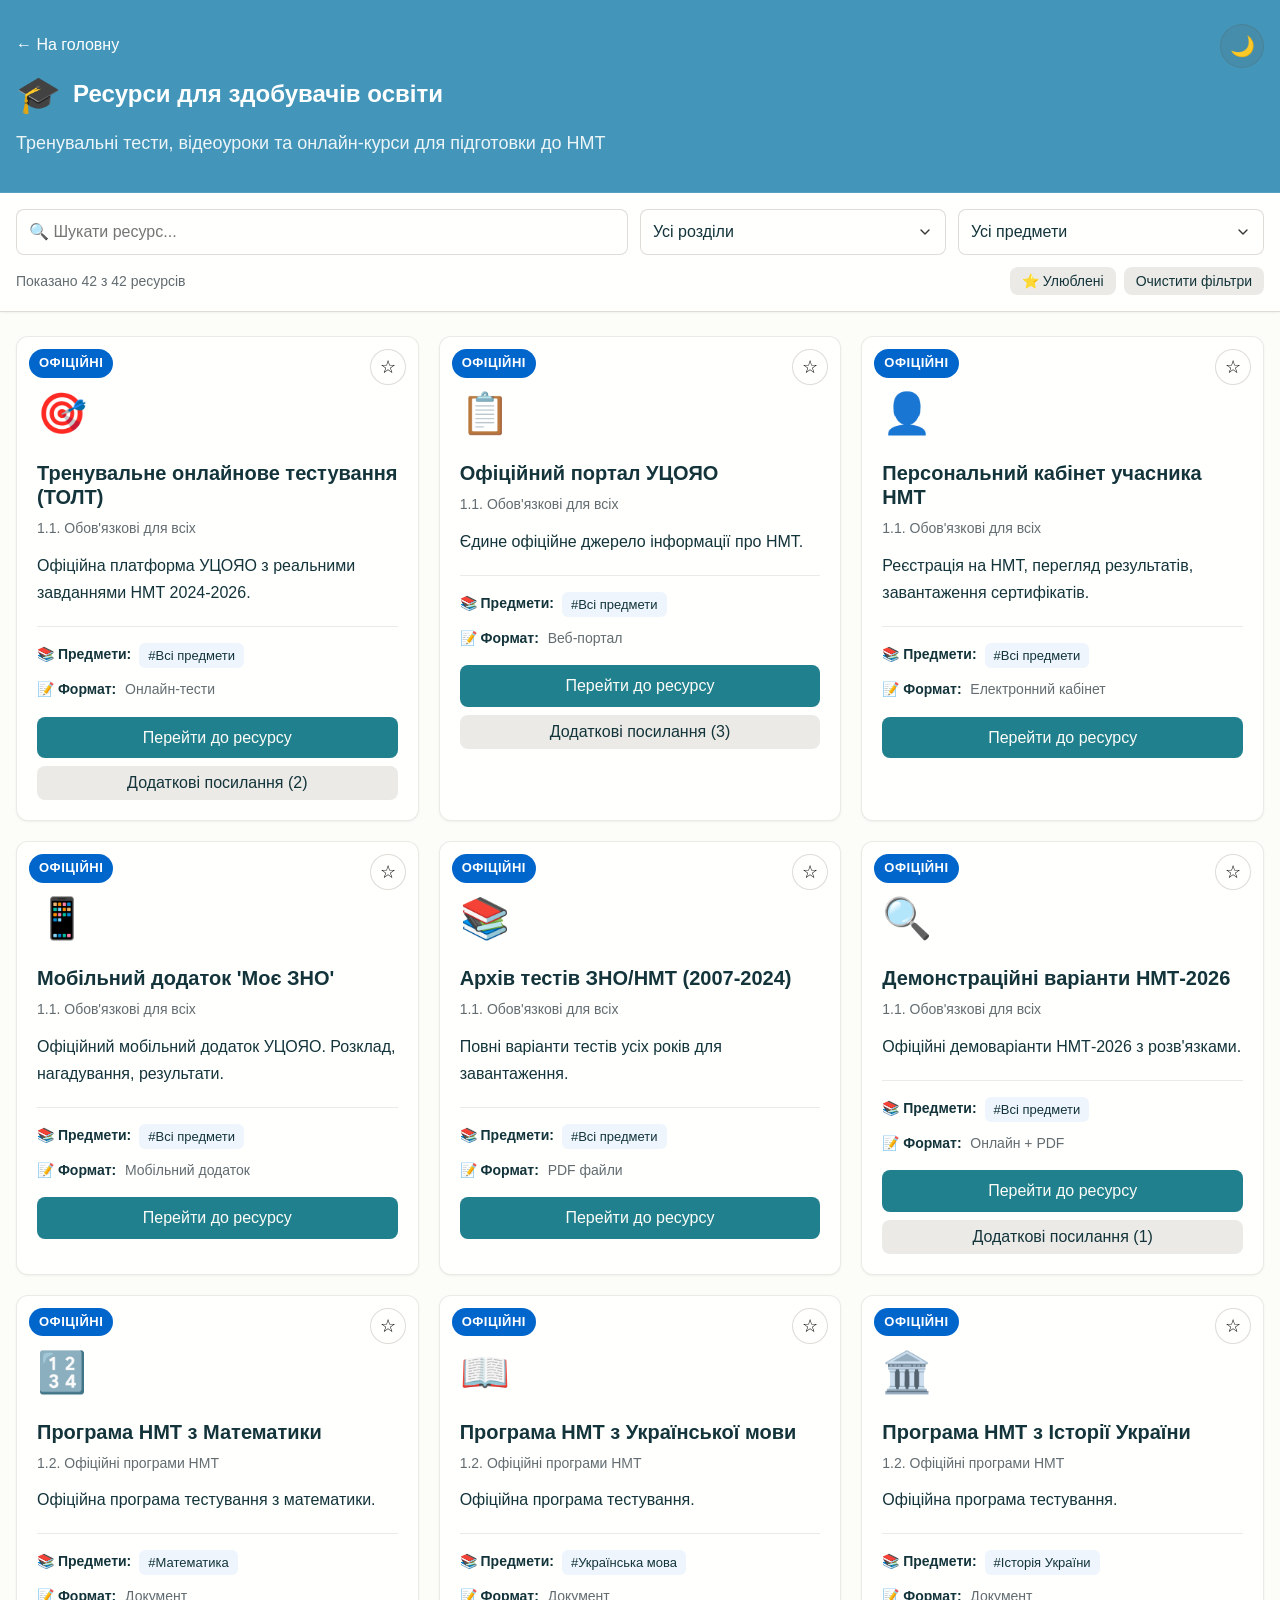
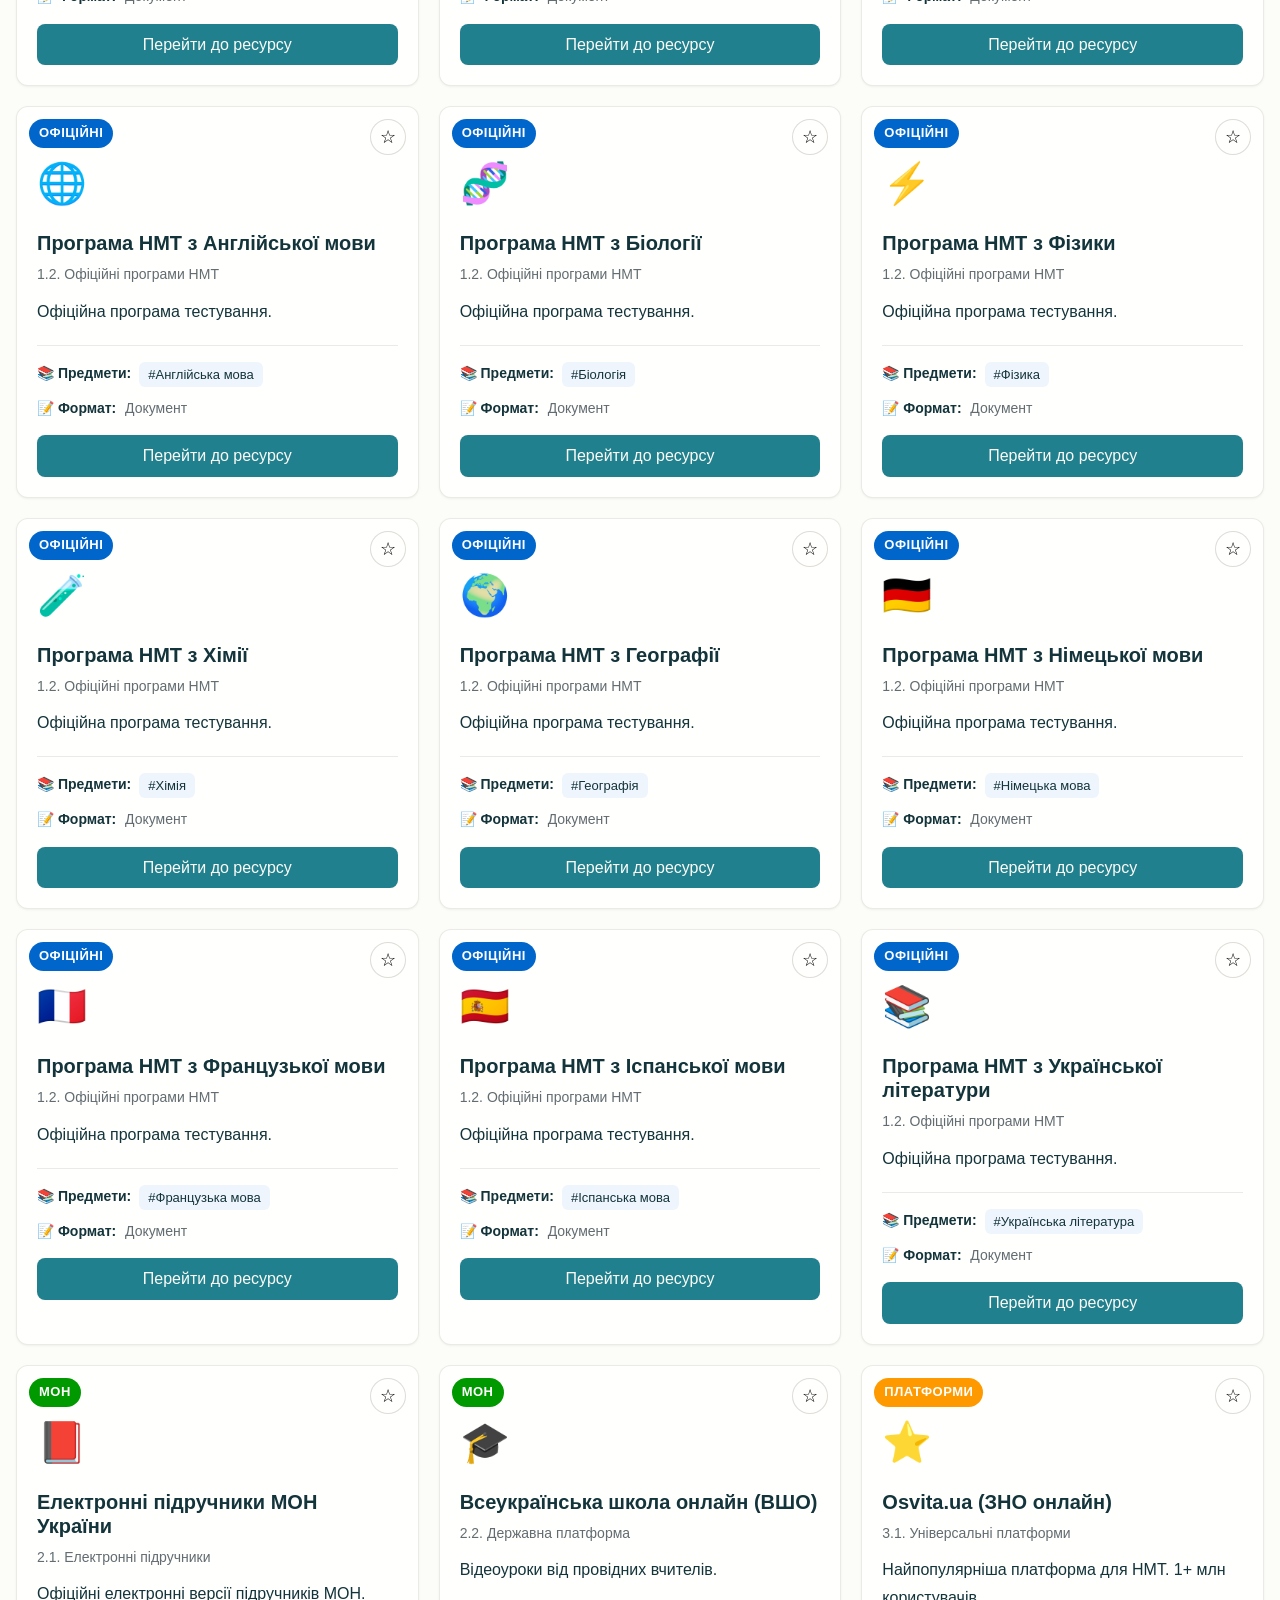
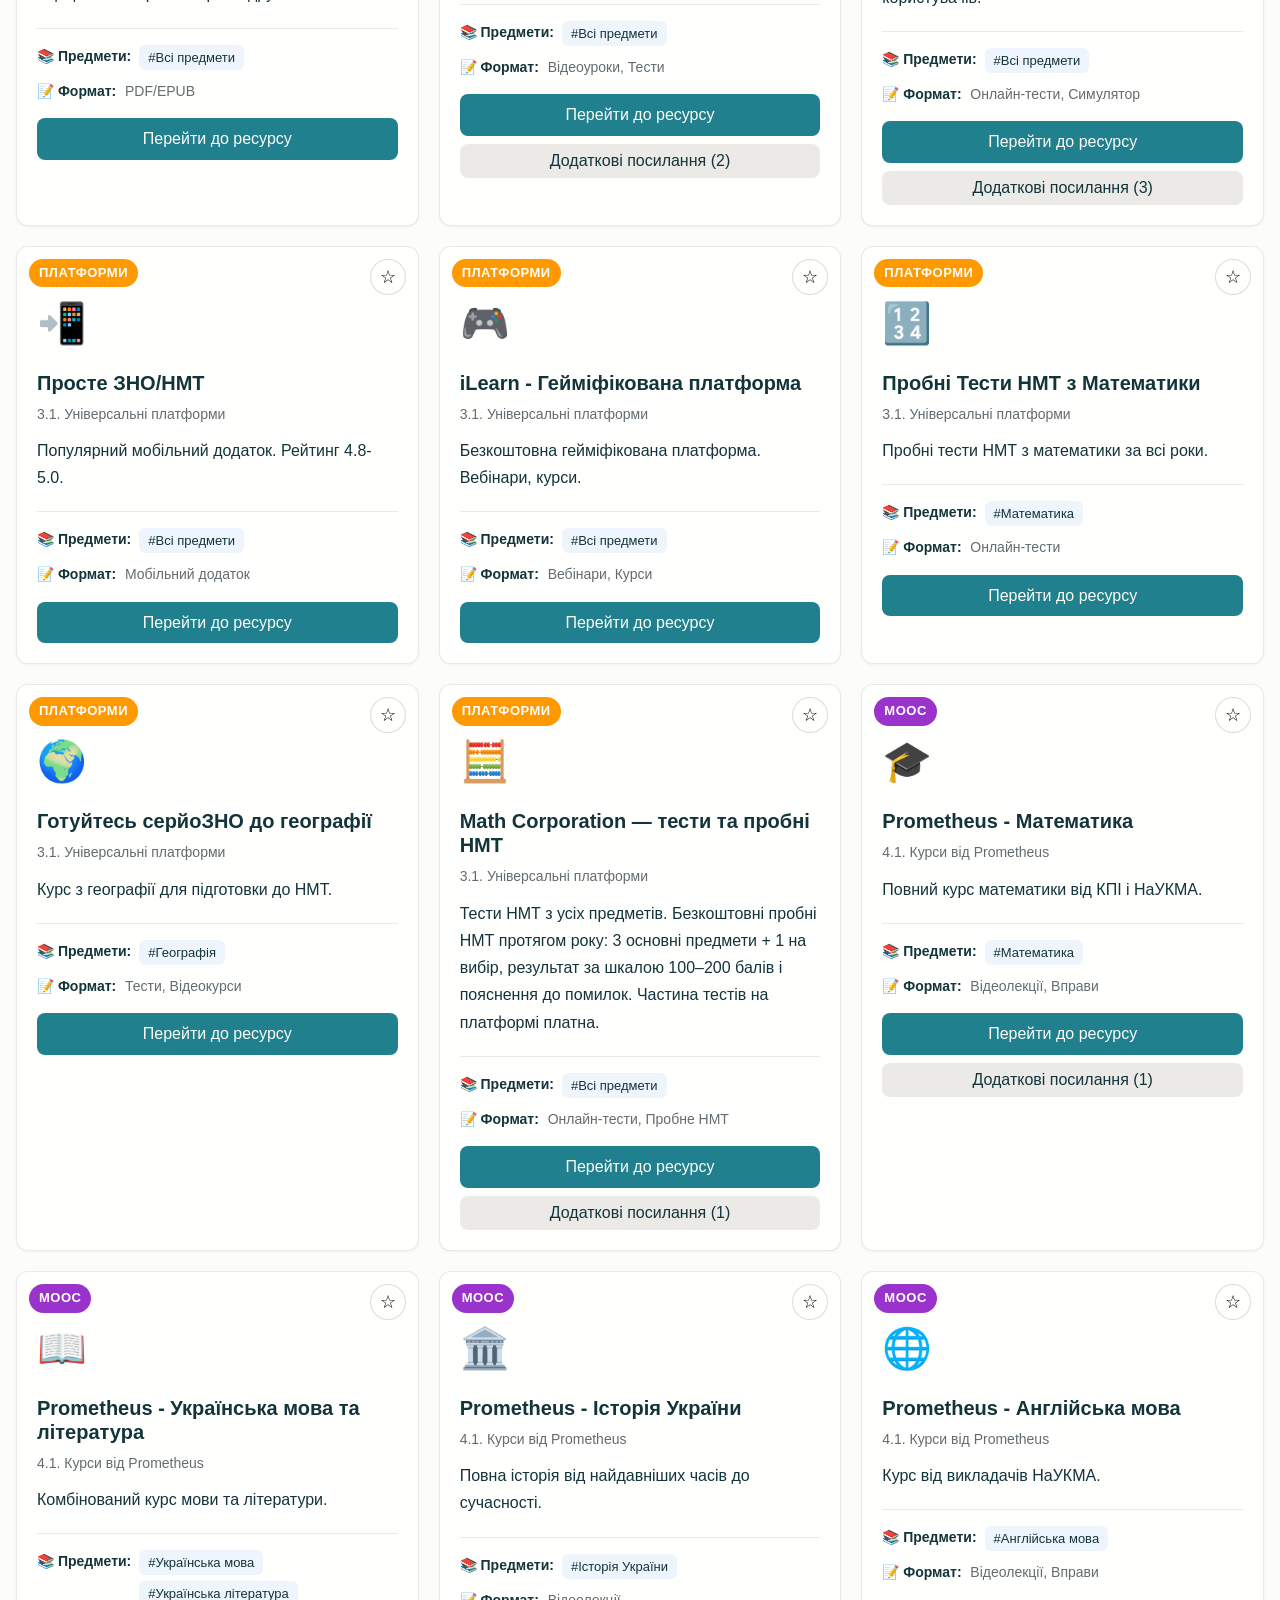
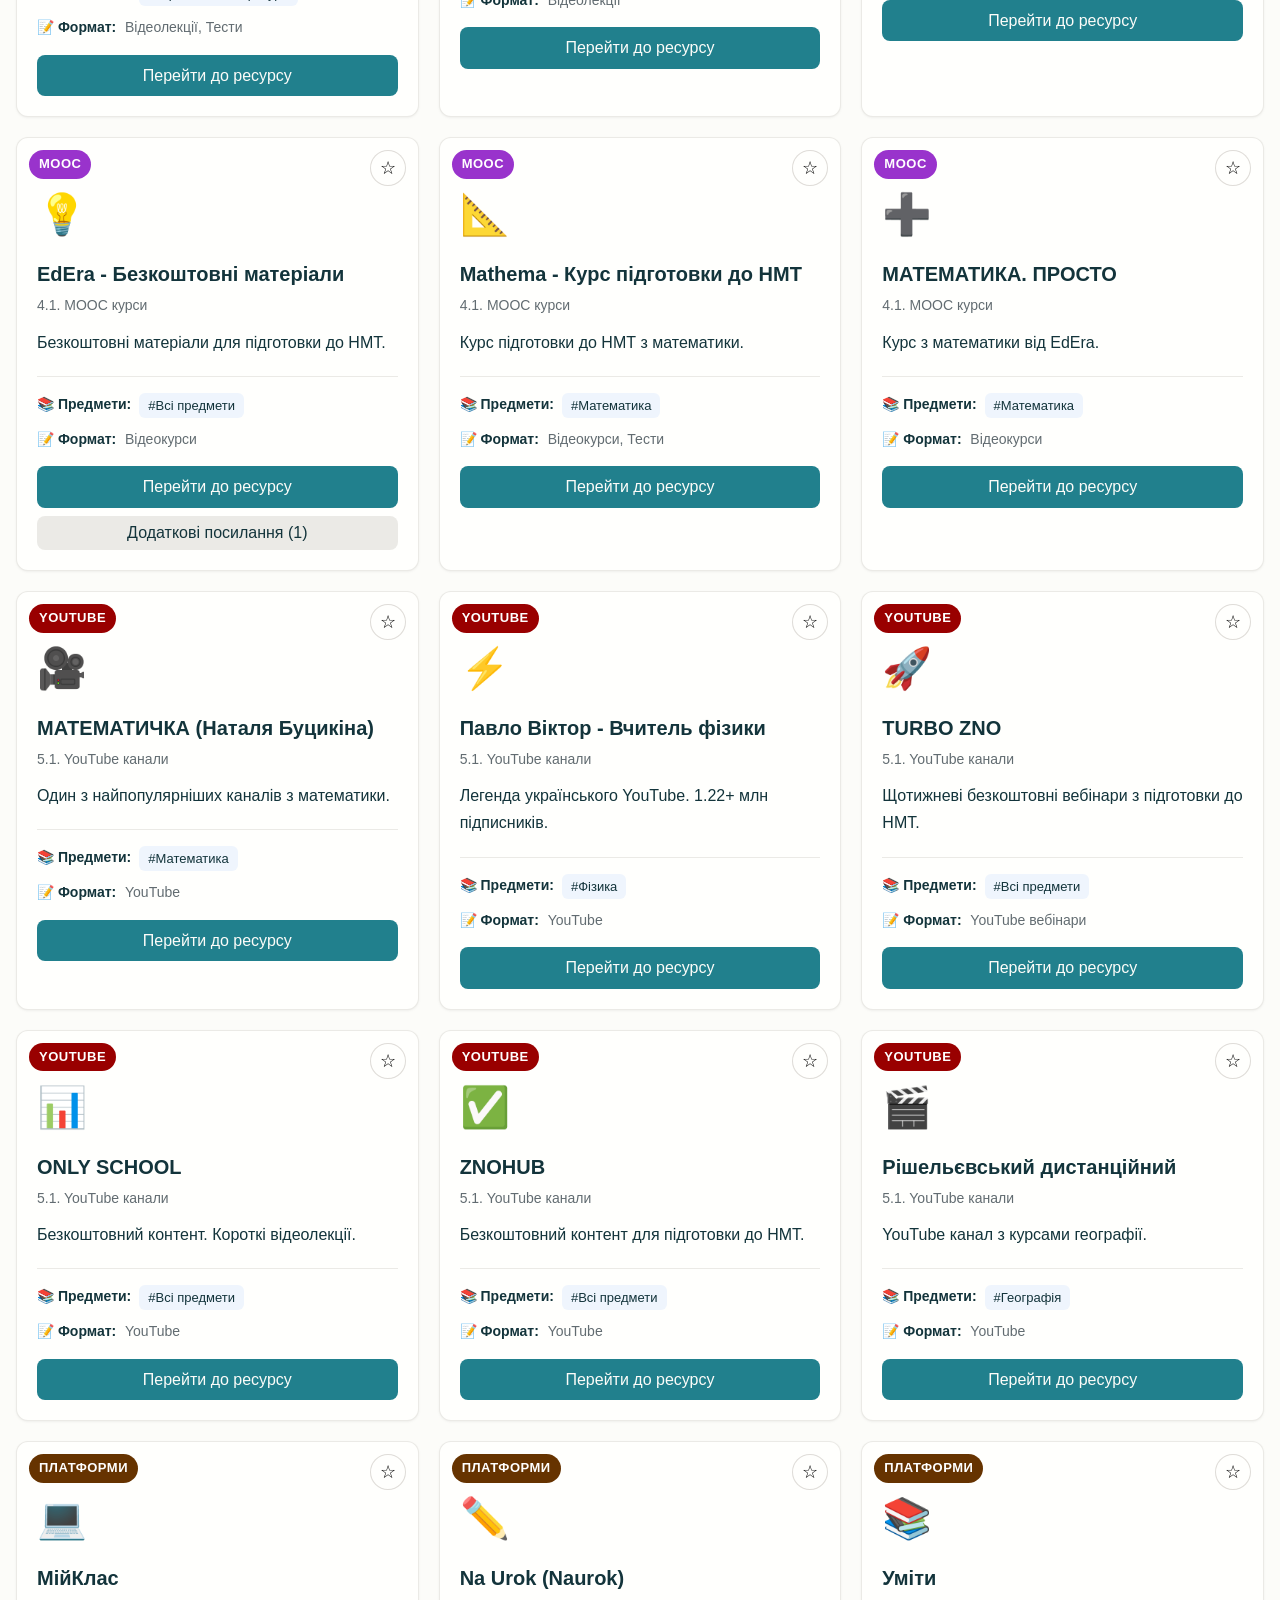
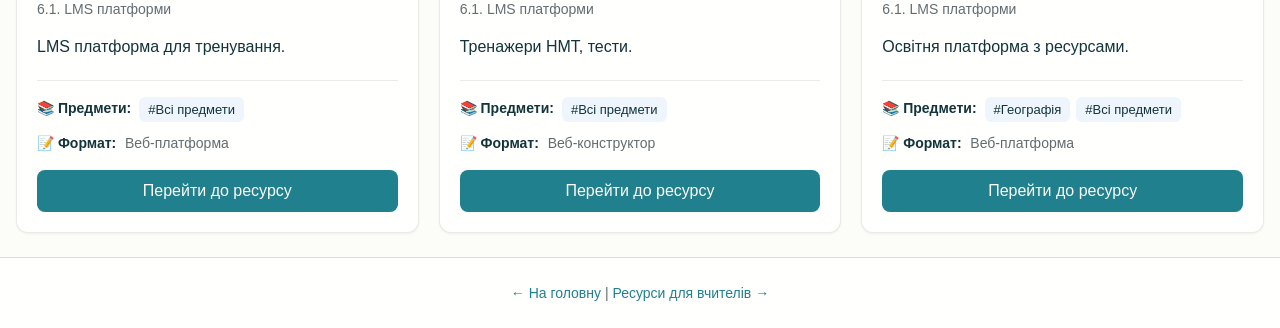
<file: students.html>
<!DOCTYPE html>
<html lang="uk">

<head>
    <meta charset="UTF-8">
    <meta name="viewport" content="width=device-width, initial-scale=1.0">
    <title>Ресурси для учнів - Підготовка до НМТ</title>
    <meta name="description" content="Тренувальні тести, відеоуроки, онлайн-курси для самостійної підготовки до НМТ.">
    <meta name="robots" content="index, follow">
    <link rel="icon" type="image/svg+xml"
        href="data:image/svg+xml,<svg xmlns='http://www.w3.org/2000/svg' viewBox='0 0 100 100'><text y='.9em' font-size='90'>🎓</text></svg>">
    <link rel="stylesheet" href="styles.css?v=20261123">
</head>

<body>
    <header class="header" role="banner">
        <div class="header-content">
            <div class="header-top">
                <div>
                    <a href="index.html" class="back-link">← На головну</a>
                    <h1 class="header-title">
                        <span aria-hidden="true">🎓</span>
                        <span>Ресурси для здобувачів освіти</span>
                    </h1>
                    <p class="header-subtitle">Тренувальні тести, відеоуроки та онлайн-курси для підготовки до НМТ</p>
                </div>
                <button class="theme-toggle" id="themeToggle" aria-label="Перемкнути тему">
                    <span id="themeIcon" aria-hidden="true">🌙</span>
                </button>
            </div>
        </div>
    </header>

    <nav class="filters-panel" role="search" aria-label="Фільтри ресурсів">
        <div class="filters-content">
            <div class="filters-row">
                <input type="text" id="searchInput" class="form-control" placeholder="🔍 Шукати ресурс..."
                    aria-label="Пошук ресурсів">
                <select id="sectionFilter" class="form-control" aria-label="Фільтр за розділом">
                    <option value="">Усі розділи</option>
                </select>
                <select id="subjectFilter" class="form-control" aria-label="Фільтр за предметом">
                    <option value="">Усі предмети</option>
                </select>
            </div>
            <div class="filters-actions">
                <span class="results-count" id="resultsCount" aria-live="polite">Завантаження...</span>
                <div class="filters-buttons">
                    <button class="btn btn--secondary btn--sm btn--fav-filter" id="favoritesFilter" aria-pressed="false">⭐ Улюблені</button>
                    <button class="btn btn--secondary btn--sm" id="clearFilters">Очистити фільтри</button>
                </div>
            </div>
        </div>
    </nav>

    <main class="main-content" role="main">
        <div class="resources-grid" id="resourcesGrid"></div>
        <div class="no-results" id="noResults" style="display: none;">
            <p>😔 Не знайдено ресурсів за вашими критеріями.</p>
        </div>
    </main>

    <footer class="footer">
        <div class="footer-content">
            <p class="footer-text">
                <a href="index.html" class="footer-link">← На головну</a> |
                <a href="teachers.html" class="footer-link">Ресурси для вчителів →</a>
            </p>
        </div>
    </footer>

    <script>
        // Based on Excel "Для кого" column - all resources where "Учні" is mentioned
        const resources = [
            // 1. ОФІЦІЙНІ (1-18 except 3-4 which are students only)
            { id: 1, title: "Тренувальне онлайнове тестування (ТОЛТ)", section: "1. ОФІЦІЙНІ РЕСУРСИ УЦОЯО", section_short: "Офіційні", category: "1.1. Обов'язкові для всіх", primary_link: "https://testportal.gov.ua/nmt-2025-na-dopomogu-uchasnykam-trenuvalni-testy/", additional_links: [{ title: "Альтернативне посилання", url: "https://lv.testportal.gov.ua" }, { title: "Офіційний сайт УЦОЯО", url: "https://testportal.gov.ua" }], subjects: ["Всі предмети"], description: "Офіційна платформа УЦОЯО з реальними завданнями НМТ 2024-2026.", format: ["Онлайн-тести"], color: "#0066CC", icon: "🎯" },
            { id: 2, title: "Офіційний портал УЦОЯО", section: "1. ОФІЦІЙНІ РЕСУРСИ УЦОЯО", section_short: "Офіційні", category: "1.1. Обов'язкові для всіх", primary_link: "https://testportal.gov.ua", additional_links: [{ title: "НМТ розділ", url: "https://testportal.gov.ua/skladnyky-nmt-2026/" }, { title: "Підготовка до НМТ", url: "https://testportal.gov.ua/pidgotovka-do-nmt-2026/" }, { title: "Запитання-відповіді", url: "https://testportal.gov.ua/zapytannya-vidpovidi-nmt/" }], subjects: ["Всі предмети"], description: "Єдине офіційне джерело інформації про НМТ.", format: ["Веб-портал"], color: "#0066CC", icon: "📋" },
            { id: 3, title: "Персональний кабінет учасника НМТ", section: "1. ОФІЦІЙНІ РЕСУРСИ УЦОЯО", section_short: "Офіційні", category: "1.1. Обов'язкові для всіх", primary_link: "https://my.testportal.gov.ua", additional_links: [], subjects: ["Всі предмети"], description: "Реєстрація на НМТ, перегляд результатів, завантаження сертифікатів.", format: ["Електронний кабінет"], color: "#0066CC", icon: "👤" },
            { id: 4, title: "Мобільний додаток 'Моє ЗНО'", section: "1. ОФІЦІЙНІ РЕСУРСИ УЦОЯО", section_short: "Офіційні", category: "1.1. Обов'язкові для всіх", primary_link: "https://testportal.gov.ua/mobilnij-dodatok-moye-zno-dostupnij-dlya-koristuvachiv-ios-sistem/", additional_links: [], subjects: ["Всі предмети"], description: "Офіційний мобільний додаток УЦОЯО. Розклад, нагадування, результати.", format: ["Мобільний додаток"], color: "#0066CC", icon: "📱" },
            { id: 5, title: "Архів тестів ЗНО/НМТ (2007-2024)", section: "1. ОФІЦІЙНІ РЕСУРСИ УЦОЯО", section_short: "Офіційні", category: "1.1. Обов'язкові для всіх", primary_link: "https://testportal.gov.ua/testy-mynulyh-rokiv/", additional_links: [], subjects: ["Всі предмети"], description: "Повні варіанти тестів усіх років для завантаження.", format: ["PDF файли"], color: "#0066CC", icon: "📚" },
            { id: 6, title: "Демонстраційні варіанти НМТ-2026", section: "1. ОФІЦІЙНІ РЕСУРСИ УЦОЯО", section_short: "Офіційні", category: "1.1. Обов'язкові для всіх", primary_link: "https://lv.testportal.gov.ua/?page_id=2192", additional_links: [{ title: "На ВШО платформі", url: "https://lms.e-school.net.ua/courses/course-v1:uceqe+nmt_demo_2025+2025-01/course/" }], subjects: ["Всі предмети"], description: "Офіційні демоваріанти НМТ-2026 з розв'язками.", format: ["Онлайн + PDF"], color: "#0066CC", icon: "🔍" },
            { id: 7, title: "Програма НМТ з Математики", section: "1. ОФІЦІЙНІ РЕСУРСИ УЦОЯО", section_short: "Офіційні", category: "1.2. Офіційні програми НМТ", primary_link: "https://testportal.gov.ua/wp-content/uploads/2019/12/nakaz-1513_04.12_programa_matematyka.pdf", additional_links: [], subjects: ["Математика"], description: "Офіційна програма тестування з математики.", format: ["Документ"], color: "#0066CC", icon: "🔢" },
            { id: 8, title: "Програма НМТ з Української мови", section: "1. ОФІЦІЙНІ РЕСУРСИ УЦОЯО", section_short: "Офіційні", category: "1.2. Офіційні програми НМТ", primary_link: "https://testportal.gov.ua/programe/", additional_links: [], subjects: ["Українська мова"], description: "Офіційна програма тестування.", format: ["Документ"], color: "#0066CC", icon: "📖" },
            { id: 9, title: "Програма НМТ з Історії України", section: "1. ОФІЦІЙНІ РЕСУРСИ УЦОЯО", section_short: "Офіційні", category: "1.2. Офіційні програми НМТ", primary_link: "https://testportal.gov.ua/progist/", additional_links: [], subjects: ["Історія України"], description: "Офіційна програма тестування.", format: ["Документ"], color: "#0066CC", icon: "🏛️" },
            { id: 10, title: "Програма НМТ з Англійської мови", section: "1. ОФІЦІЙНІ РЕСУРСИ УЦОЯО", section_short: "Офіційні", category: "1.2. Офіційні програми НМТ", primary_link: "https://testportal.gov.ua/wp-content/uploads/2016/12/Programa_2020_inozemni.pdf", additional_links: [], subjects: ["Англійська мова"], description: "Офіційна програма тестування.", format: ["Документ"], color: "#0066CC", icon: "🌐" },
            { id: 11, title: "Програма НМТ з Біології", section: "1. ОФІЦІЙНІ РЕСУРСИ УЦОЯО", section_short: "Офіційні", category: "1.2. Офіційні програми НМТ", primary_link: "https://testportal.gov.ua/progbio/", additional_links: [], subjects: ["Біологія"], description: "Офіційна програма тестування.", format: ["Документ"], color: "#0066CC", icon: "🧬" },
            { id: 12, title: "Програма НМТ з Фізики", section: "1. ОФІЦІЙНІ РЕСУРСИ УЦОЯО", section_short: "Офіційні", category: "1.2. Офіційні програми НМТ", primary_link: "https://testportal.gov.ua/wp-content/uploads/2016/12/Programa_2020_fizyka.pdf", additional_links: [], subjects: ["Фізика"], description: "Офіційна програма тестування.", format: ["Документ"], color: "#0066CC", icon: "⚡" },
            { id: 13, title: "Програма НМТ з Хімії", section: "1. ОФІЦІЙНІ РЕСУРСИ УЦОЯО", section_short: "Офіційні", category: "1.2. Офіційні програми НМТ", primary_link: "https://testportal.gov.ua/wp-content/uploads/2016/12/Programa_2020_himiya.pdf", additional_links: [], subjects: ["Хімія"], description: "Офіційна програма тестування.", format: ["Документ"], color: "#0066CC", icon: "🧪" },
            { id: 14, title: "Програма НМТ з Географії", section: "1. ОФІЦІЙНІ РЕСУРСИ УЦОЯО", section_short: "Офіційні", category: "1.2. Офіційні програми НМТ", primary_link: "https://testportal.gov.ua/proggeo/", additional_links: [], subjects: ["Географія"], description: "Офіційна програма тестування.", format: ["Документ"], color: "#0066CC", icon: "🌍" },
            { id: 15, title: "Програма НМТ з Німецької мови", section: "1. ОФІЦІЙНІ РЕСУРСИ УЦОЯО", section_short: "Офіційні", category: "1.2. Офіційні програми НМТ", primary_link: "https://testportal.gov.ua/wp-content/uploads/2016/12/Programa_2020_inozemni.pdf", additional_links: [], subjects: ["Німецька мова"], description: "Офіційна програма тестування.", format: ["Документ"], color: "#0066CC", icon: "🇩🇪" },
            { id: 16, title: "Програма НМТ з Французької мови", section: "1. ОФІЦІЙНІ РЕСУРСИ УЦОЯО", section_short: "Офіційні", category: "1.2. Офіційні програми НМТ", primary_link: "https://testportal.gov.ua/wp-content/uploads/2016/12/Programa_2020_inozemni.pdf", additional_links: [], subjects: ["Французька мова"], description: "Офіційна програма тестування.", format: ["Документ"], color: "#0066CC", icon: "🇫🇷" },
            { id: 17, title: "Програма НМТ з Іспанської мови", section: "1. ОФІЦІЙНІ РЕСУРСИ УЦОЯО", section_short: "Офіційні", category: "1.2. Офіційні програми НМТ", primary_link: "https://testportal.gov.ua/wp-content/uploads/2016/12/Programa_2020_inozemni.pdf", additional_links: [], subjects: ["Іспанська мова"], description: "Офіційна програма тестування.", format: ["Документ"], color: "#0066CC", icon: "🇪🇸" },
            { id: 18, title: "Програма НМТ з Української літератури", section: "1. ОФІЦІЙНІ РЕСУРСИ УЦОЯО", section_short: "Офіційні", category: "1.2. Офіційні програми НМТ", primary_link: "https://testportal.gov.ua/wp-content/uploads/2016/12/Programa_2020_ukr.mova.pdf", additional_links: [], subjects: ["Українська література"], description: "Офіційна програма тестування.", format: ["Документ"], color: "#0066CC", icon: "📚" },
            // 2. МОН (19-20)
            { id: 19, title: "Електронні підручники МОН України", section: "2. РЕСУРСИ МОН", section_short: "МОН", category: "2.1. Електронні підручники", primary_link: "https://imzo.gov.ua/pidruchniki/elektronni-versiyi-pidruchnikiv/", additional_links: [], subjects: ["Всі предмети"], description: "Офіційні електронні версії підручників МОН.", format: ["PDF/EPUB"], color: "#009900", icon: "📕" },
            { id: 20, title: "Всеукраїнська школа онлайн (ВШО)", section: "2. РЕСУРСИ МОН", section_short: "МОН", category: "2.2. Державна платформа", primary_link: "https://lms.e-school.net.ua", additional_links: [{ title: "Демоваріант НМТ-2025", url: "https://lms.e-school.net.ua/courses/course-v1:uceqe+nmt_demo_2025+2025-01/course/" }, { title: "Демоваріант НМТ-2024", url: "https://lms.e-school.net.ua/courses/course-v1:uceqe+demo_nmt-2024+2024_02/course/" }], subjects: ["Всі предмети"], description: "Відеоуроки від провідних вчителів.", format: ["Відеоуроки", "Тести"], color: "#009900", icon: "🎓" },
            // 3. ПОПУЛЯРНІ ПЛАТФОРМИ (21-23 students only)
            { id: 21, title: "Osvita.ua (ЗНО онлайн)", section: "3. ПОПУЛЯРНІ ПЛАТФОРМИ", section_short: "Платформи", category: "3.1. Універсальні платформи", primary_link: "https://zno.osvita.ua", additional_links: [{ title: "Математика", url: "https://zno.osvita.ua/mathematics/" }, { title: "Українська мова", url: "https://zno.osvita.ua/ukrmova/" }, { title: "Симулятор НМТ", url: "https://zno.osvita.ua/multitest/" }], subjects: ["Всі предмети"], description: "Найпопулярніша платформа для НМТ. 1+ млн користувачів.", format: ["Онлайн-тести", "Симулятор"], color: "#FF9900", icon: "⭐" },
            { id: 22, title: "Просте ЗНО/НМТ", section: "3. ПОПУЛЯРНІ ПЛАТФОРМИ", section_short: "Платформи", category: "3.1. Універсальні платформи", primary_link: "https://prostezno.com.ua", additional_links: [], subjects: ["Всі предмети"], description: "Популярний мобільний додаток. Рейтинг 4.8-5.0.", format: ["Мобільний додаток"], color: "#FF9900", icon: "📲" },
            { id: 23, title: "iLearn - Гейміфікована платформа", section: "3. ПОПУЛЯРНІ ПЛАТФОРМИ", section_short: "Платформи", category: "3.1. Універсальні платформи", primary_link: "https://ilearn.org.ua", additional_links: [], subjects: ["Всі предмети"], description: "Безкоштовна гейміфікована платформа. Вебінари, курси.", format: ["Вебінари", "Курси"], color: "#FF9900", icon: "🎮" },
            // 4. MOOC (24-28 students only + shared 35-36, 38-43)
            { id: 24, title: "Prometheus - Математика", section: "4. MOOC КУРСИ", section_short: "MOOC", category: "4.1. Курси від Prometheus", primary_link: "https://prometheus.org.ua/prometheus-free/math-zno-prep/", additional_links: [{ title: "Лайфхаки з математики", url: "https://prometheus.org.ua/prometheus-free/math-zno-hacks/" }], subjects: ["Математика"], description: "Повний курс математики від КПІ і НаУКМА.", format: ["Відеолекції", "Вправи"], color: "#9933CC", icon: "🎓" },
            { id: 25, title: "Prometheus - Українська мова та література", section: "4. MOOC КУРСИ", section_short: "MOOC", category: "4.1. Курси від Prometheus", primary_link: "https://prometheus.org.ua/prometheus-free/ukrainian-language-literature-zno/", additional_links: [], subjects: ["Українська мова", "Українська література"], description: "Комбінований курс мови та літератури.", format: ["Відеолекції", "Тести"], color: "#9933CC", icon: "📖" },
            { id: 26, title: "Prometheus - Історія України", section: "4. MOOC КУРСИ", section_short: "MOOC", category: "4.1. Курси від Prometheus", primary_link: "https://prometheus.org.ua/prometheus-free/history-ukraine-zno/", additional_links: [], subjects: ["Історія України"], description: "Повна історія від найдавніших часів до сучасності.", format: ["Відеолекції"], color: "#9933CC", icon: "🏛️" },
            { id: 27, title: "Prometheus - Англійська мова", section: "4. MOOC КУРСИ", section_short: "MOOC", category: "4.1. Курси від Prometheus", primary_link: "https://prometheus.org.ua/prometheus-free/zno-english-razom-z-mogylyantsiamy/", additional_links: [], subjects: ["Англійська мова"], description: "Курс від викладачів НаУКМА.", format: ["Відеолекції", "Вправи"], color: "#9933CC", icon: "🌐" },
            { id: 28, title: "EdEra - Безкоштовні матеріали", section: "4. MOOC КУРСИ", section_short: "MOOC", category: "4.1. MOOC курси", primary_link: "https://study.ed-era.com", additional_links: [{ title: "Каталог курсів", url: "https://study.ed-era.com/courses" }], subjects: ["Всі предмети"], description: "Безкоштовні матеріали для підготовки до НМТ.", format: ["Відеокурси"], color: "#9933CC", icon: "💡" },
            // 5. YOUTUBE (29-33 students only + 42)
            { id: 29, title: "МАТЕМАТИЧКА (Наталя Буцикіна)", section: "5. YOUTUBE КАНАЛИ", section_short: "YouTube", category: "5.1. YouTube канали", primary_link: "https://www.youtube.com/@matematichka", additional_links: [], subjects: ["Математика"], description: "Один з найпопулярніших каналів з математики.", format: ["YouTube"], color: "#990000", icon: "🎥" },
            { id: 30, title: "Павло Віктор - Вчитель фізики", section: "5. YOUTUBE КАНАЛИ", section_short: "YouTube", category: "5.1. YouTube канали", primary_link: "https://www.youtube.com/watch?v=auulH7h6gwg&list=PL1Us50cZo25nQ6CavRHSj5VyMuO-CnIMh", additional_links: [], subjects: ["Фізика"], description: "Легенда українського YouTube. 1.22+ млн підписників.", format: ["YouTube"], color: "#990000", icon: "⚡" },
            { id: 31, title: "TURBO ZNO", section: "5. YOUTUBE КАНАЛИ", section_short: "YouTube", category: "5.1. YouTube канали", primary_link: "https://www.youtube.com/c/TurboZNO", additional_links: [], subjects: ["Всі предмети"], description: "Щотижневі безкоштовні вебінари з підготовки до НМТ.", format: ["YouTube вебінари"], color: "#990000", icon: "🚀" },
            { id: 32, title: "ONLY SCHOOL", section: "5. YOUTUBE КАНАЛИ", section_short: "YouTube", category: "5.1. YouTube канали", primary_link: "https://www.youtube.com/@onlyschool.online", additional_links: [], subjects: ["Всі предмети"], description: "Безкоштовний контент. Короткі відеолекції.", format: ["YouTube"], color: "#990000", icon: "📊" },
            { id: 33, title: "ZNOHUB", section: "5. YOUTUBE КАНАЛИ", section_short: "YouTube", category: "5.1. YouTube канали", primary_link: "https://www.youtube.com/@znohub", additional_links: [], subjects: ["Всі предмети"], description: "Безкоштовний контент для підготовки до НМТ.", format: ["YouTube"], color: "#990000", icon: "✅" },
            // Shared (35-36, 38-43)
            { id: 35, title: "МійКлас", section: "6. ДОПОМІЖНІ ПЛАТФОРМИ", section_short: "Платформи", category: "6.1. LMS платформи", primary_link: "https://miyklas.com.ua", additional_links: [], subjects: ["Всі предмети"], description: "LMS платформа для тренування.", format: ["Веб-платформа"], color: "#663300", icon: "💻" },
            { id: 36, title: "Na Urok (Naurok)", section: "6. ДОПОМІЖНІ ПЛАТФОРМИ", section_short: "Платформи", category: "6.1. LMS платформи", primary_link: "https://naurok.com.ua", additional_links: [], subjects: ["Всі предмети"], description: "Тренажери НМТ, тести.", format: ["Веб-конструктор"], color: "#663300", icon: "✏️" },
            { id: 38, title: "Пробні Тести НМТ з Математики", section: "3. ПОПУЛЯРНІ ПЛАТФОРМИ", section_short: "Платформи", category: "3.1. Універсальні платформи", primary_link: "https://www.mathcorporation.com/quizzes/math-nmt?year=all", additional_links: [], subjects: ["Математика"], description: "Пробні тести НМТ з математики за всі роки.", format: ["Онлайн-тести"], color: "#FF9900", icon: "🔢" },
            { id: 39, title: "Mathema - Курс підготовки до НМТ", section: "4. MOOC КУРСИ", section_short: "MOOC", category: "4.1. MOOC курси", primary_link: "https://mathema.me/kurs-pidhotovky-do-nmt-z-matematyky/", additional_links: [], subjects: ["Математика"], description: "Курс підготовки до НМТ з математики.", format: ["Відеокурси", "Тести"], color: "#9933CC", icon: "📐" },
            { id: 40, title: "МАТЕМАТИКА. ПРОСТО", section: "4. MOOC КУРСИ", section_short: "MOOC", category: "4.1. MOOC курси", primary_link: "https://study.ed-era.com/uk/courses/course/5160", additional_links: [], subjects: ["Математика"], description: "Курс з математики від EdEra.", format: ["Відеокурси"], color: "#9933CC", icon: "➕" },
            { id: 41, title: "Готуйтесь серйоЗНО до географії", section: "3. ПОПУЛЯРНІ ПЛАТФОРМИ", section_short: "Платформи", category: "3.1. Універсальні платформи", primary_link: "https://geografiamozil2.jimdofree.com/", additional_links: [], subjects: ["Географія"], description: "Курс з географії для підготовки до НМТ.", format: ["Тести", "Відеокурси"], color: "#FF9900", icon: "🌍" },
            { id: 42, title: "Рішельєвський дистанційний", section: "5. YOUTUBE КАНАЛИ", section_short: "YouTube", category: "5.1. YouTube канали", primary_link: "https://www.youtube.com/@osvita.onlain", additional_links: [], subjects: ["Географія"], description: "YouTube канал з курсами географії.", format: ["YouTube"], color: "#990000", icon: "🎬" },
            { id: 43, title: "Уміти", section: "6. ДОПОМІЖНІ ПЛАТФОРМИ", section_short: "Платформи", category: "6.1. LMS платформи", primary_link: "https://umity.in.ua/resources/?chapter=8_geography", additional_links: [], subjects: ["Географія", "Всі предмети"], description: "Освітня платформа з ресурсами.", format: ["Веб-платформа"], color: "#663300", icon: "📚" },
            { id: 44, title: "Math Corporation — тести та пробні НМТ", section: "3. ПОПУЛЯРНІ ПЛАТФОРМИ", section_short: "Платформи", category: "3.1. Універсальні платформи", primary_link: "https://www.mathcorporation.com/quizzes?tab=nmt", additional_links: [{ title: "Дати пробних НМТ (Telegram-канал)", url: "https://t.me/+x3dzrNceVfJkNTRi" }], subjects: ["Всі предмети"], description: "Тести НМТ з усіх предметів. Безкоштовні пробні НМТ протягом року: 3 основні предмети + 1 на вибір, результат за шкалою 100–200 балів і пояснення до помилок. Частина тестів на платформі платна.", format: ["Онлайн-тести", "Пробне НМТ"], color: "#FF9900", icon: "🧮" }
        ];

        const subjects = ["Математика", "Українська мова", "Українська література", "Історія України", "Англійська мова", "Німецька мова", "Французька мова", "Іспанська мова", "Біологія", "Фізика", "Хімія", "Географія"];
    </script>
    <script src="script.js?v=20261123"></script>
    <script src="animations.js?v=20261123"></script>
    <script>
        window.initResourcesCatalog({
            resources,
            subjects,
            storageKey: 'nmt-favorites'
        });
    </script>
</body>

</html>
</file>
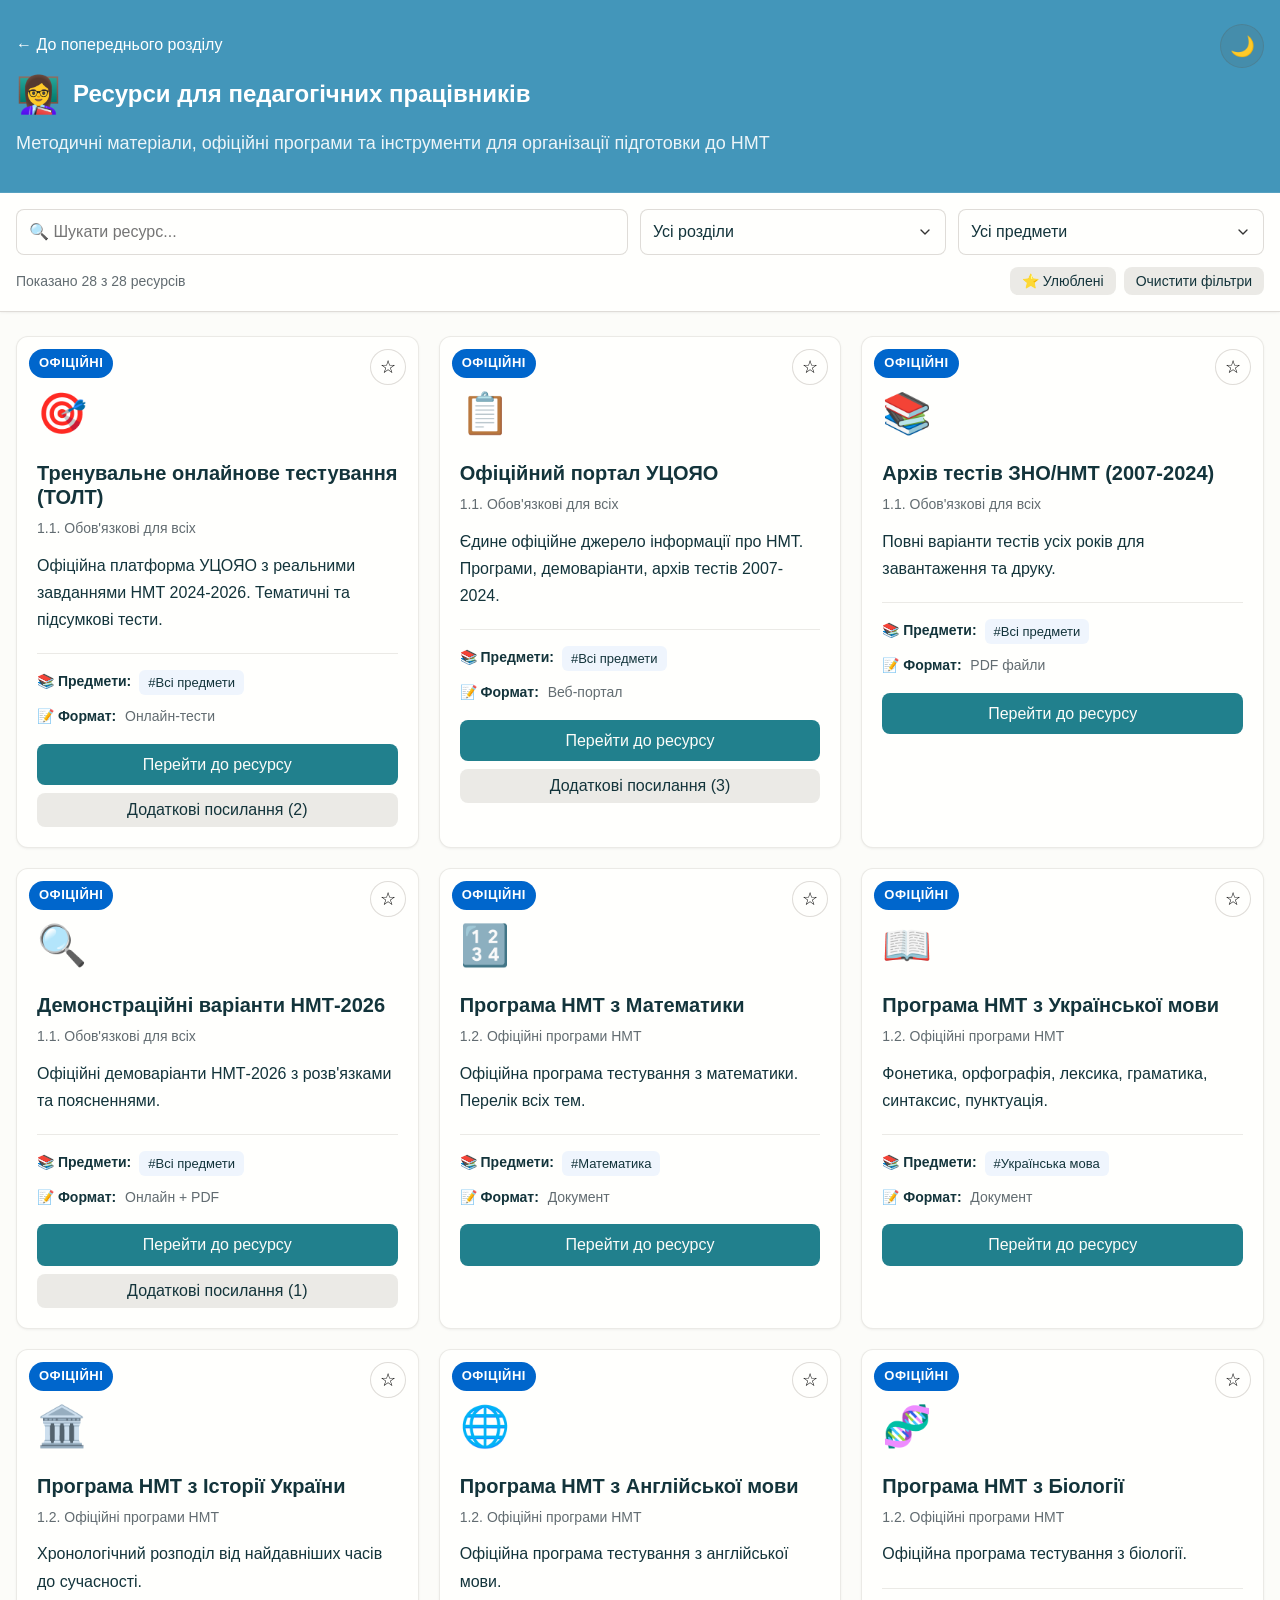
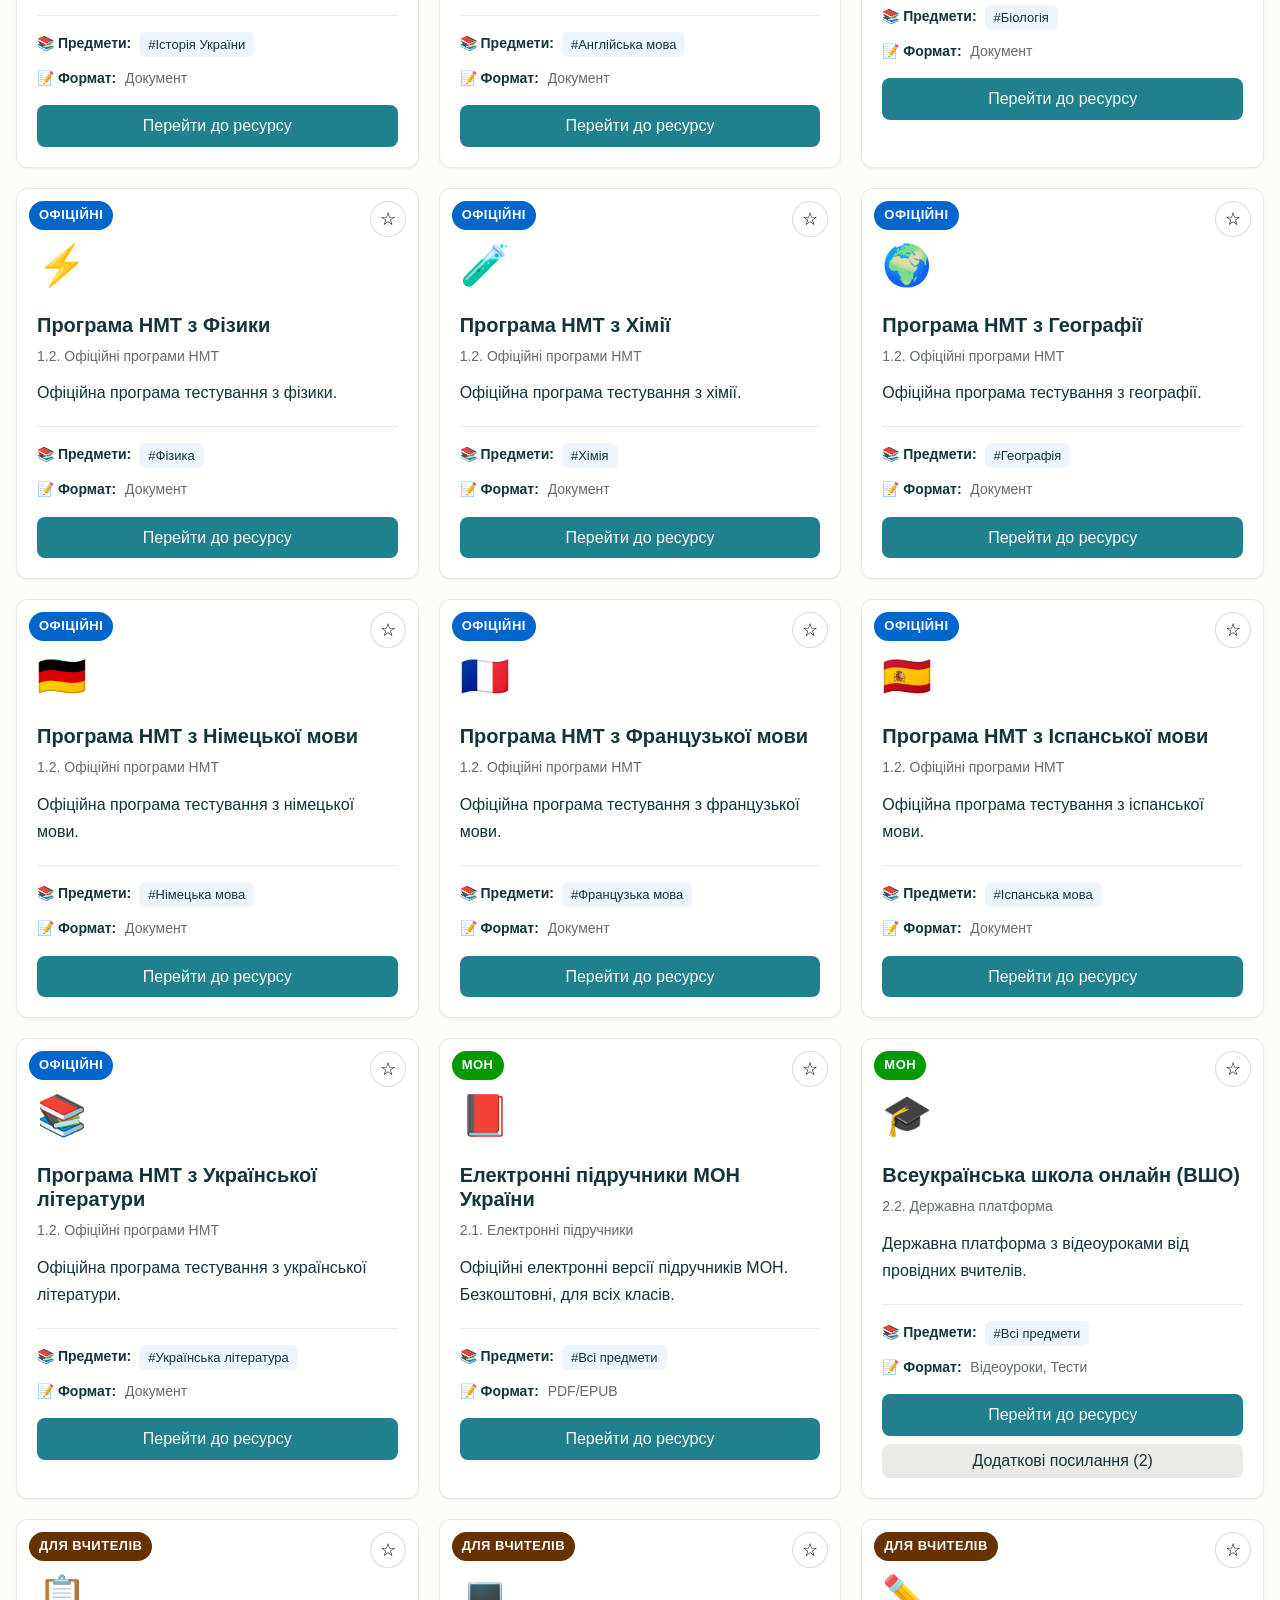
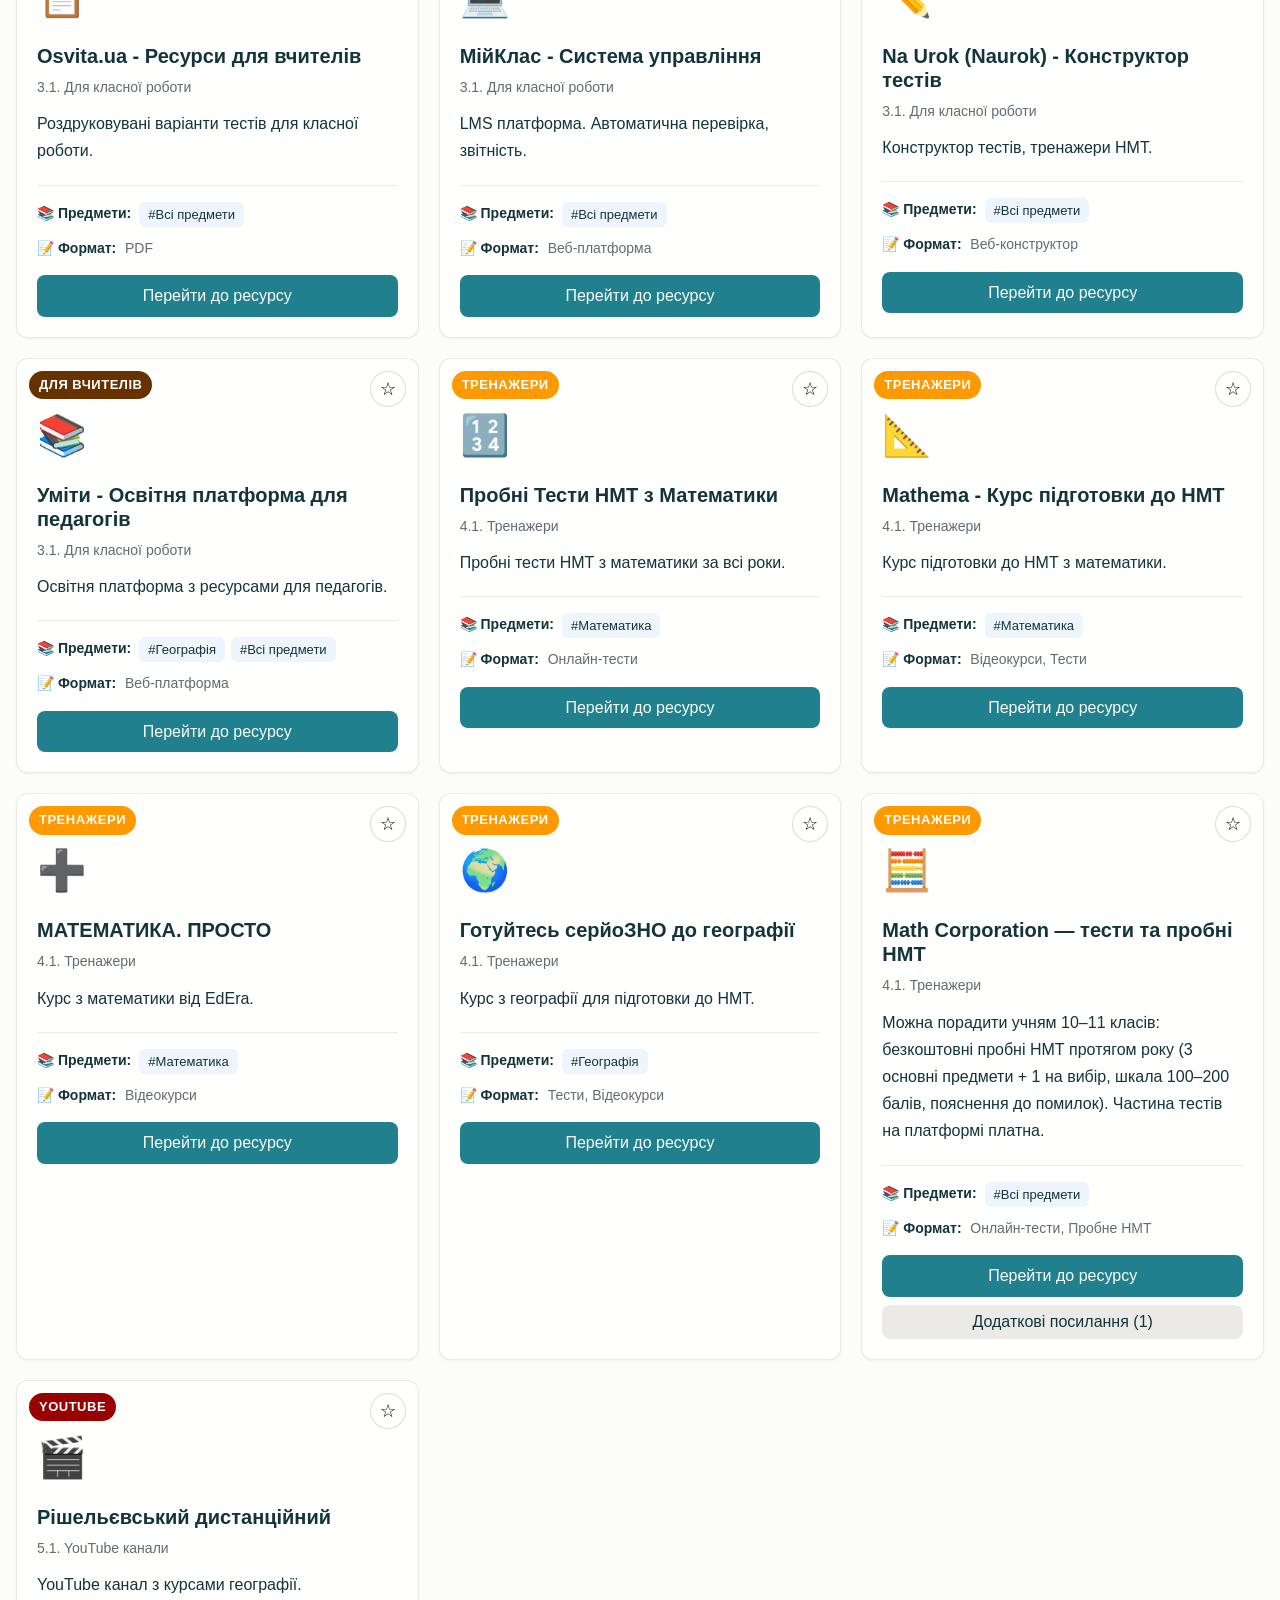
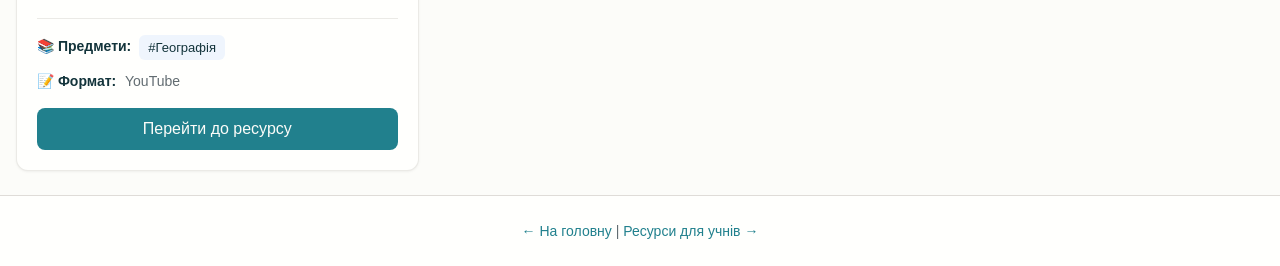
<file: teachers.html>
<!DOCTYPE html>
<html lang="uk">

<head>
    <meta charset="UTF-8">
    <meta name="viewport" content="width=device-width, initial-scale=1.0">
    <title>Ресурси для педагогічних працівників - Підготовка до НМТ</title>
    <meta name="description"
        content="Методичні матеріали, офіційні програми НМТ та ресурси для організації підготовки учнів до НМТ.">
    <meta name="robots" content="index, follow">
    <link rel="icon" type="image/svg+xml"
        href="data:image/svg+xml,<svg xmlns='http://www.w3.org/2000/svg' viewBox='0 0 100 100'><text y='.9em' font-size='90'>👩‍🏫</text></svg>">
    <link rel="stylesheet" href="styles.css?v=20261123">
</head>

<body>
    <header class="header" role="banner">
        <div class="header-content">
            <div class="header-top">
                <div>
                    <a href="educators.html" class="back-link">← До попереднього розділу</a>
                    <h1 class="header-title">
                        <span aria-hidden="true">👩‍🏫</span>
                        <span>Ресурси для педагогічних працівників</span>
                    </h1>
                    <p class="header-subtitle">Методичні матеріали, офіційні програми та інструменти для організації
                        підготовки до НМТ</p>
                </div>
                <button class="theme-toggle" id="themeToggle" aria-label="Перемкнути тему">
                    <span id="themeIcon" aria-hidden="true">🌙</span>
                </button>
            </div>
        </div>
    </header>

    <nav class="filters-panel" role="search" aria-label="Фільтри ресурсів">
        <div class="filters-content">
            <div class="filters-row">
                <input type="text" id="searchInput" class="form-control" placeholder="🔍 Шукати ресурс..."
                    aria-label="Пошук ресурсів">
                <select id="sectionFilter" class="form-control" aria-label="Фільтр за розділом">
                    <option value="">Усі розділи</option>
                </select>
                <select id="subjectFilter" class="form-control" aria-label="Фільтр за предметом">
                    <option value="">Усі предмети</option>
                </select>
            </div>
            <div class="filters-actions">
                <span class="results-count" id="resultsCount" aria-live="polite">Завантаження...</span>
                <div class="filters-buttons">
                    <button class="btn btn--secondary btn--sm btn--fav-filter" id="favoritesFilter" aria-pressed="false">⭐ Улюблені</button>
                    <button class="btn btn--secondary btn--sm" id="clearFilters">Очистити фільтри</button>
                </div>
            </div>
        </div>
    </nav>

    <main class="main-content" role="main">
        <div class="resources-grid" id="resourcesGrid"></div>
        <div class="no-results" id="noResults" style="display: none;">
            <p>😔 Не знайдено ресурсів за вашими критеріями.</p>
        </div>
    </main>

    <footer class="footer">
        <div class="footer-content">
            <p class="footer-text">
                <a href="index.html" class="footer-link">← На головну</a> |
                <a href="students.html" class="footer-link">Ресурси для учнів →</a>
            </p>
        </div>
    </footer>

    <script>
        // Based on Excel "Для кого" column - all resources where "Вчителі" is mentioned
        const resources = [
            // 1. ОФІЦІЙНІ (1-2, 5-18)
            { id: 1, title: "Тренувальне онлайнове тестування (ТОЛТ)", section: "1. ОФІЦІЙНІ РЕСУРСИ УЦОЯО", section_short: "Офіційні", category: "1.1. Обов'язкові для всіх", primary_link: "https://testportal.gov.ua/nmt-2025-na-dopomogu-uchasnykam-trenuvalni-testy/", additional_links: [{ title: "Альтернативне посилання", url: "https://lv.testportal.gov.ua" }, { title: "Офіційний сайт УЦОЯО", url: "https://testportal.gov.ua" }], subjects: ["Всі предмети"], description: "Офіційна платформа УЦОЯО з реальними завданнями НМТ 2024-2026. Тематичні та підсумкові тести.", format: ["Онлайн-тести"], color: "#0066CC", icon: "🎯" },
            { id: 2, title: "Офіційний портал УЦОЯО", section: "1. ОФІЦІЙНІ РЕСУРСИ УЦОЯО", section_short: "Офіційні", category: "1.1. Обов'язкові для всіх", primary_link: "https://testportal.gov.ua", additional_links: [{ title: "НМТ розділ", url: "https://testportal.gov.ua/skladnyky-nmt-2026/" }, { title: "Підготовка до НМТ", url: "https://testportal.gov.ua/pidgotovka-do-nmt-2026/" }, { title: "Запитання-відповіді", url: "https://testportal.gov.ua/zapytannya-vidpovidi-nmt/" }], subjects: ["Всі предмети"], description: "Єдине офіційне джерело інформації про НМТ. Програми, демоваріанти, архів тестів 2007-2024.", format: ["Веб-портал"], color: "#0066CC", icon: "📋" },
            { id: 5, title: "Архів тестів ЗНО/НМТ (2007-2024)", section: "1. ОФІЦІЙНІ РЕСУРСИ УЦОЯО", section_short: "Офіційні", category: "1.1. Обов'язкові для всіх", primary_link: "https://testportal.gov.ua/testy-mynulyh-rokiv/", additional_links: [], subjects: ["Всі предмети"], description: "Повні варіанти тестів усіх років для завантаження та друку.", format: ["PDF файли"], color: "#0066CC", icon: "📚" },
            { id: 6, title: "Демонстраційні варіанти НМТ-2026", section: "1. ОФІЦІЙНІ РЕСУРСИ УЦОЯО", section_short: "Офіційні", category: "1.1. Обов'язкові для всіх", primary_link: "https://lv.testportal.gov.ua/?page_id=2192", additional_links: [{ title: "На ВШО платформі", url: "https://lms.e-school.net.ua/courses/course-v1:uceqe+nmt_demo_2025+2025-01/course/" }], subjects: ["Всі предмети"], description: "Офіційні демоваріанти НМТ-2026 з розв'язками та поясненнями.", format: ["Онлайн + PDF"], color: "#0066CC", icon: "🔍" },
            { id: 7, title: "Програма НМТ з Математики", section: "1. ОФІЦІЙНІ РЕСУРСИ УЦОЯО", section_short: "Офіційні", category: "1.2. Офіційні програми НМТ", primary_link: "https://testportal.gov.ua/wp-content/uploads/2019/12/nakaz-1513_04.12_programa_matematyka.pdf", additional_links: [], subjects: ["Математика"], description: "Офіційна програма тестування з математики. Перелік всіх тем.", format: ["Документ"], color: "#0066CC", icon: "🔢" },
            { id: 8, title: "Програма НМТ з Української мови", section: "1. ОФІЦІЙНІ РЕСУРСИ УЦОЯО", section_short: "Офіційні", category: "1.2. Офіційні програми НМТ", primary_link: "https://testportal.gov.ua/programe/", additional_links: [], subjects: ["Українська мова"], description: "Фонетика, орфографія, лексика, граматика, синтаксис, пунктуація.", format: ["Документ"], color: "#0066CC", icon: "📖" },
            { id: 9, title: "Програма НМТ з Історії України", section: "1. ОФІЦІЙНІ РЕСУРСИ УЦОЯО", section_short: "Офіційні", category: "1.2. Офіційні програми НМТ", primary_link: "https://testportal.gov.ua/progist/", additional_links: [], subjects: ["Історія України"], description: "Хронологічний розподіл від найдавніших часів до сучасності.", format: ["Документ"], color: "#0066CC", icon: "🏛️" },
            { id: 10, title: "Програма НМТ з Англійської мови", section: "1. ОФІЦІЙНІ РЕСУРСИ УЦОЯО", section_short: "Офіційні", category: "1.2. Офіційні програми НМТ", primary_link: "https://testportal.gov.ua/wp-content/uploads/2016/12/Programa_2020_inozemni.pdf", additional_links: [], subjects: ["Англійська мова"], description: "Офіційна програма тестування з англійської мови.", format: ["Документ"], color: "#0066CC", icon: "🌐" },
            { id: 11, title: "Програма НМТ з Біології", section: "1. ОФІЦІЙНІ РЕСУРСИ УЦОЯО", section_short: "Офіційні", category: "1.2. Офіційні програми НМТ", primary_link: "https://testportal.gov.ua/progbio/", additional_links: [], subjects: ["Біологія"], description: "Офіційна програма тестування з біології.", format: ["Документ"], color: "#0066CC", icon: "🧬" },
            { id: 12, title: "Програма НМТ з Фізики", section: "1. ОФІЦІЙНІ РЕСУРСИ УЦОЯО", section_short: "Офіційні", category: "1.2. Офіційні програми НМТ", primary_link: "https://testportal.gov.ua/wp-content/uploads/2016/12/Programa_2020_fizyka.pdf", additional_links: [], subjects: ["Фізика"], description: "Офіційна програма тестування з фізики.", format: ["Документ"], color: "#0066CC", icon: "⚡" },
            { id: 13, title: "Програма НМТ з Хімії", section: "1. ОФІЦІЙНІ РЕСУРСИ УЦОЯО", section_short: "Офіційні", category: "1.2. Офіційні програми НМТ", primary_link: "https://testportal.gov.ua/wp-content/uploads/2016/12/Programa_2020_himiya.pdf", additional_links: [], subjects: ["Хімія"], description: "Офіційна програма тестування з хімії.", format: ["Документ"], color: "#0066CC", icon: "🧪" },
            { id: 14, title: "Програма НМТ з Географії", section: "1. ОФІЦІЙНІ РЕСУРСИ УЦОЯО", section_short: "Офіційні", category: "1.2. Офіційні програми НМТ", primary_link: "https://testportal.gov.ua/proggeo/", additional_links: [], subjects: ["Географія"], description: "Офіційна програма тестування з географії.", format: ["Документ"], color: "#0066CC", icon: "🌍" },
            { id: 15, title: "Програма НМТ з Німецької мови", section: "1. ОФІЦІЙНІ РЕСУРСИ УЦОЯО", section_short: "Офіційні", category: "1.2. Офіційні програми НМТ", primary_link: "https://testportal.gov.ua/wp-content/uploads/2016/12/Programa_2020_inozemni.pdf", additional_links: [], subjects: ["Німецька мова"], description: "Офіційна програма тестування з німецької мови.", format: ["Документ"], color: "#0066CC", icon: "🇩🇪" },
            { id: 16, title: "Програма НМТ з Французької мови", section: "1. ОФІЦІЙНІ РЕСУРСИ УЦОЯО", section_short: "Офіційні", category: "1.2. Офіційні програми НМТ", primary_link: "https://testportal.gov.ua/wp-content/uploads/2016/12/Programa_2020_inozemni.pdf", additional_links: [], subjects: ["Французька мова"], description: "Офіційна програма тестування з французької мови.", format: ["Документ"], color: "#0066CC", icon: "🇫🇷" },
            { id: 17, title: "Програма НМТ з Іспанської мови", section: "1. ОФІЦІЙНІ РЕСУРСИ УЦОЯО", section_short: "Офіційні", category: "1.2. Офіційні програми НМТ", primary_link: "https://testportal.gov.ua/wp-content/uploads/2016/12/Programa_2020_inozemni.pdf", additional_links: [], subjects: ["Іспанська мова"], description: "Офіційна програма тестування з іспанської мови.", format: ["Документ"], color: "#0066CC", icon: "🇪🇸" },
            { id: 18, title: "Програма НМТ з Української літератури", section: "1. ОФІЦІЙНІ РЕСУРСИ УЦОЯО", section_short: "Офіційні", category: "1.2. Офіційні програми НМТ", primary_link: "https://testportal.gov.ua/wp-content/uploads/2016/12/Programa_2020_ukr.mova.pdf", additional_links: [], subjects: ["Українська література"], description: "Офіційна програма тестування з української літератури.", format: ["Документ"], color: "#0066CC", icon: "📚" },
            // 2. МОН (19-20)
            { id: 19, title: "Електронні підручники МОН України", section: "2. РЕСУРСИ МОН", section_short: "МОН", category: "2.1. Електронні підручники", primary_link: "https://imzo.gov.ua/pidruchniki/elektronni-versiyi-pidruchnikiv/", additional_links: [], subjects: ["Всі предмети"], description: "Офіційні електронні версії підручників МОН. Безкоштовні, для всіх класів.", format: ["PDF/EPUB"], color: "#009900", icon: "📕" },
            { id: 20, title: "Всеукраїнська школа онлайн (ВШО)", section: "2. РЕСУРСИ МОН", section_short: "МОН", category: "2.2. Державна платформа", primary_link: "https://lms.e-school.net.ua", additional_links: [{ title: "Демоваріант НМТ-2025", url: "https://lms.e-school.net.ua/courses/course-v1:uceqe+nmt_demo_2025+2025-01/course/" }, { title: "Демоваріант НМТ-2024", url: "https://lms.e-school.net.ua/courses/course-v1:uceqe+demo_nmt-2024+2024_02/course/" }], subjects: ["Всі предмети"], description: "Державна платформа з відеоуроками від провідних вчителів.", format: ["Відеоуроки", "Тести"], color: "#009900", icon: "🎓" },
            // 6. ДЛЯ ВЧИТЕЛІВ (34-43)
            { id: 34, title: "Osvita.ua - Ресурси для вчителів", section: "3. ПЛАТФОРМИ ДЛЯ ВЧИТЕЛІВ", section_short: "Для вчителів", category: "3.1. Для класної роботи", primary_link: "https://zno.osvita.ua/for_teachers/", additional_links: [], subjects: ["Всі предмети"], description: "Роздруковувані варіанти тестів для класної роботи.", format: ["PDF"], color: "#663300", icon: "📋" },
            { id: 35, title: "МійКлас - Система управління", section: "3. ПЛАТФОРМИ ДЛЯ ВЧИТЕЛІВ", section_short: "Для вчителів", category: "3.1. Для класної роботи", primary_link: "https://miyklas.com.ua", additional_links: [], subjects: ["Всі предмети"], description: "LMS платформа. Автоматична перевірка, звітність.", format: ["Веб-платформа"], color: "#663300", icon: "💻" },
            { id: 36, title: "Na Urok (Naurok) - Конструктор тестів", section: "3. ПЛАТФОРМИ ДЛЯ ВЧИТЕЛІВ", section_short: "Для вчителів", category: "3.1. Для класної роботи", primary_link: "https://naurok.com.ua", additional_links: [], subjects: ["Всі предмети"], description: "Конструктор тестів, тренажери НМТ.", format: ["Веб-конструктор"], color: "#663300", icon: "✏️" },
            { id: 38, title: "Пробні Тести НМТ з Математики", section: "4. ТРЕНУВАЛЬНІ ПЛАТФОРМИ", section_short: "Тренажери", category: "4.1. Тренажери", primary_link: "https://www.mathcorporation.com/quizzes/math-nmt?year=all", additional_links: [], subjects: ["Математика"], description: "Пробні тести НМТ з математики за всі роки.", format: ["Онлайн-тести"], color: "#FF9900", icon: "🔢" },
            { id: 39, title: "Mathema - Курс підготовки до НМТ", section: "4. ТРЕНУВАЛЬНІ ПЛАТФОРМИ", section_short: "Тренажери", category: "4.1. Тренажери", primary_link: "https://mathema.me/kurs-pidhotovky-do-nmt-z-matematyky/", additional_links: [], subjects: ["Математика"], description: "Курс підготовки до НМТ з математики.", format: ["Відеокурси", "Тести"], color: "#FF9900", icon: "📐" },
            { id: 40, title: "МАТЕМАТИКА. ПРОСТО", section: "4. ТРЕНУВАЛЬНІ ПЛАТФОРМИ", section_short: "Тренажери", category: "4.1. Тренажери", primary_link: "https://study.ed-era.com/uk/courses/course/5160", additional_links: [], subjects: ["Математика"], description: "Курс з математики від EdEra.", format: ["Відеокурси"], color: "#FF9900", icon: "➕" },
            { id: 41, title: "Готуйтесь серйоЗНО до географії", section: "4. ТРЕНУВАЛЬНІ ПЛАТФОРМИ", section_short: "Тренажери", category: "4.1. Тренажери", primary_link: "https://geografiamozil2.jimdofree.com/", additional_links: [], subjects: ["Географія"], description: "Курс з географії для підготовки до НМТ.", format: ["Тести", "Відеокурси"], color: "#FF9900", icon: "🌍" },
            { id: 42, title: "Рішельєвський дистанційний", section: "5. YOUTUBE КАНАЛИ", section_short: "YouTube", category: "5.1. YouTube канали", primary_link: "https://www.youtube.com/@osvita.onlain", additional_links: [], subjects: ["Географія"], description: "YouTube канал з курсами географії.", format: ["YouTube"], color: "#990000", icon: "🎬" },
            { id: 43, title: "Уміти - Освітня платформа для педагогів", section: "3. ПЛАТФОРМИ ДЛЯ ВЧИТЕЛІВ", section_short: "Для вчителів", category: "3.1. Для класної роботи", primary_link: "https://umity.in.ua/resources/?chapter=8_geography", additional_links: [], subjects: ["Географія", "Всі предмети"], description: "Освітня платформа з ресурсами для педагогів.", format: ["Веб-платформа"], color: "#663300", icon: "📚" },
            { id: 44, title: "Math Corporation — тести та пробні НМТ", section: "4. ТРЕНУВАЛЬНІ ПЛАТФОРМИ", section_short: "Тренажери", category: "4.1. Тренажери", primary_link: "https://www.mathcorporation.com/quizzes?tab=nmt", additional_links: [{ title: "Дати пробних НМТ (Telegram-канал)", url: "https://t.me/+x3dzrNceVfJkNTRi" }], subjects: ["Всі предмети"], description: "Можна порадити учням 10–11 класів: безкоштовні пробні НМТ протягом року (3 основні предмети + 1 на вибір, шкала 100–200 балів, пояснення до помилок). Частина тестів на платформі платна.", format: ["Онлайн-тести", "Пробне НМТ"], color: "#FF9900", icon: "🧮" }
        ];

        const subjects = ["Математика", "Українська мова", "Українська література", "Історія України", "Англійська мова", "Німецька мова", "Французька мова", "Іспанська мова", "Біологія", "Фізика", "Хімія", "Географія"];
    </script>
    <script src="script.js?v=20261123"></script>
    <script src="animations.js?v=20261123"></script>
    <script>
        window.initResourcesCatalog({
            resources,
            subjects,
            storageKey: 'nmt-favorites-teachers'
        });
    </script>
</body>

</html>
</file>
<file: styles.css>
/* NMT Resources - Shared Styles */

:root {
  /* Primitive Color Tokens */
  --color-white: rgba(255, 255, 255, 1);
  --color-black: rgba(0, 0, 0, 1);
  --color-cream-50: rgba(252, 252, 249, 1);
  --color-cream-100: rgba(255, 255, 253, 1);
  --color-gray-200: rgba(245, 245, 245, 1);
  --color-gray-300: rgba(167, 169, 169, 1);
  --color-gray-400: rgba(119, 124, 124, 1);
  --color-slate-500: rgba(98, 108, 113, 1);
  --color-brown-600: rgba(94, 82, 64, 1);
  --color-charcoal-700: rgba(31, 33, 33, 1);
  --color-charcoal-800: rgba(38, 40, 40, 1);
  --color-slate-900: rgba(19, 52, 59, 1);
  /* Institute Branding Colors */
  --color-institute-blue: #4396BA;

  --color-teal-300: rgba(50, 184, 198, 1);
  --color-teal-400: rgba(45, 166, 178, 1);
  --color-teal-500: rgba(33, 128, 141, 1);
  --color-teal-600: rgba(29, 116, 128, 1);
  --color-teal-700: rgba(26, 104, 115, 1);
  --color-teal-800: rgba(41, 150, 161, 1);
  --color-red-400: rgba(255, 84, 89, 1);
  --color-red-500: rgba(192, 21, 47, 1);
  --color-orange-400: rgba(230, 129, 97, 1);
  --color-orange-500: rgba(168, 75, 47, 1);

  --color-brown-600-rgb: 94, 82, 64;
  --color-teal-500-rgb: 33, 128, 141;
  --color-slate-900-rgb: 19, 52, 59;
  --color-slate-500-rgb: 98, 108, 113;
  --color-red-500-rgb: 192, 21, 47;
  --color-red-400-rgb: 255, 84, 89;
  --color-orange-500-rgb: 168, 75, 47;
  --color-orange-400-rgb: 230, 129, 97;

  --color-bg-1: rgba(59, 130, 246, 0.08);
  --color-bg-2: rgba(245, 158, 11, 0.08);
  --color-bg-3: rgba(34, 197, 94, 0.08);
  --color-bg-4: rgba(239, 68, 68, 0.08);
  --color-bg-5: rgba(147, 51, 234, 0.08);
  --color-bg-6: rgba(249, 115, 22, 0.08);
  --color-bg-7: rgba(236, 72, 153, 0.08);
  --color-bg-8: rgba(6, 182, 212, 0.08);

  --color-background: var(--color-cream-50);
  --color-surface: var(--color-cream-100);
  --color-text: var(--color-slate-900);
  /* Default text usually dark, but on main BG it is different. We will handle body specifically */
  --color-text-body-rgb: 255, 255, 255;
  --color-text-dark: #333333;

  --color-text-secondary: var(--color-slate-500);
  --color-primary: var(--color-teal-500);
  /* A darker blue for contrast on light surfaces or buttons */
  --color-primary-hover: var(--color-teal-600);
  --color-primary-active: var(--color-teal-700);

  --color-secondary: rgba(var(--color-brown-600-rgb), 0.12);
  --color-secondary-hover: rgba(var(--color-brown-600-rgb), 0.2);
  --color-secondary-active: rgba(var(--color-brown-600-rgb), 0.25);
  --color-border: rgba(var(--color-brown-600-rgb), 0.2);
  --color-btn-primary-text: var(--color-cream-50);
  --color-card-border: rgba(var(--color-brown-600-rgb), 0.12);
  --color-card-border-inner: rgba(var(--color-brown-600-rgb), 0.12);
  --color-error: var(--color-red-500);
  --color-success: var(--color-teal-500);
  --color-warning: var(--color-orange-500);
  --color-info: var(--color-slate-500);
  --color-focus-ring: rgba(var(--color-teal-500-rgb), 0.4);
  --color-select-caret: rgba(var(--color-slate-900-rgb), 0.8);

  --focus-ring: 0 0 0 3px var(--color-focus-ring);
  --focus-outline: 2px solid var(--color-primary);
  --status-bg-opacity: 0.15;
  --status-border-opacity: 0.25;
  --select-caret-light: url("data:image/svg+xml,%3Csvg xmlns='http://www.w3.org/2000/svg' width='16' height='16' viewBox='0 0 24 24' fill='none' stroke='%23333333' stroke-width='2' stroke-linecap='round' stroke-linejoin='round'%3E%3Cpolyline points='6 9 12 15 18 9'%3E%3C/polyline%3E%3C/svg%3E");
  --select-caret-dark: url("data:image/svg+xml,%3Csvg xmlns='http://www.w3.org/2000/svg' width='16' height='16' viewBox='0 0 24 24' fill='none' stroke='%23f5f5f5' stroke-width='2' stroke-linecap='round' stroke-linejoin='round'%3E%3Cpolyline points='6 9 12 15 18 9'%3E%3C/polyline%3E%3C/svg%3E");

  --color-success-rgb: 33, 128, 141;
  --color-error-rgb: 192, 21, 47;
  --color-warning-rgb: 168, 75, 47;
  --color-info-rgb: 98, 108, 113;

  --font-family-base: -apple-system, BlinkMacSystemFont, "Segoe UI", Roboto, Helvetica, Arial, sans-serif;
  --font-family-mono: "Berkeley Mono", ui-monospace, SFMono-Regular, Menlo, Monaco, Consolas, monospace;
  --font-size-xs: 13px;
  --font-size-sm: 14px;
  --font-size-base: 16px;
  --font-size-md: 16px;
  --font-size-lg: 18px;
  --font-size-xl: 20px;
  --font-size-2xl: 24px;
  --font-size-3xl: 28px;
  --font-size-4xl: 36px;
  --font-size-5xl: 48px;
  --font-weight-normal: 400;
  --font-weight-medium: 500;
  --font-weight-semibold: 550;
  --font-weight-bold: 600;
  --line-height-tight: 1.2;
  --line-height-normal: 1.6;
  --letter-spacing-tight: -0.01em;

  --space-0: 0;
  --space-1: 1px;
  --space-2: 2px;
  --space-4: 4px;
  --space-6: 6px;
  --space-8: 8px;
  --space-10: 10px;
  --space-12: 12px;
  --space-16: 16px;
  --space-20: 20px;
  --space-24: 24px;
  --space-32: 32px;
  --space-48: 48px;
  --space-64: 64px;

  --radius-sm: 6px;
  --radius-base: 8px;
  --radius-md: 10px;
  --radius-lg: 12px;
  --radius-xl: 20px;
  --radius-full: 9999px;

  --shadow-xs: 0 1px 2px rgba(0, 0, 0, 0.02);
  --shadow-sm: 0 1px 3px rgba(0, 0, 0, 0.04), 0 1px 2px rgba(0, 0, 0, 0.02);
  --shadow-md: 0 4px 6px -1px rgba(0, 0, 0, 0.04), 0 2px 4px -1px rgba(0, 0, 0, 0.02);
  --shadow-lg: 0 10px 15px -3px rgba(0, 0, 0, 0.04), 0 4px 6px -2px rgba(0, 0, 0, 0.02);
  --shadow-xl: 0 20px 25px -5px rgba(0, 0, 0, 0.08), 0 10px 10px -5px rgba(0, 0, 0, 0.04);
  --shadow-inset-sm: inset 0 1px 0 rgba(255, 255, 255, 0.15), inset 0 -1px 0 rgba(0, 0, 0, 0.03);

  --duration-fast: 150ms;
  --duration-normal: 250ms;
  --duration-slow: 400ms;
  --ease-standard: cubic-bezier(0.16, 1, 0.3, 1);

  --container-sm: 640px;
  --container-md: 768px;
  --container-lg: 1024px;
  --container-xl: 1280px;
}

/* Dark Theme - Adjusted for consistency or kept as option?
   Since we are forcing a brand color background, dark theme might need specific handling or be disabled.
   Let's keep it but adjust surface colors to dark grey, but keep brand background? 
   Or maybe adapt darker blue. For now, let's just make it compatible.
*/
[data-theme="dark"] {
  --color-background: #0f2d3a;
  /* Darker version of Institute Blue */
  --color-surface: #1e3a47;
  --color-text: #f5f5f5;
  --color-text-secondary: #a0a0a0;
  --color-primary: #66c2e0;
  /* Lighter blue for dark mode */
  --color-primary-hover: #80d0ea;
  --color-border: rgba(255, 255, 255, 0.15);
  --color-card-border: rgba(255, 255, 255, 0.1);
  --color-card-border-inner: rgba(255, 255, 255, 0.1);
  --color-secondary: rgba(255, 255, 255, 0.1);
  --color-secondary-hover: rgba(255, 255, 255, 0.15);
  --color-btn-primary-text: #1a1a1a;
  --shadow-sm: 0 1px 3px rgba(0, 0, 0, 0.3);
  --shadow-lg: 0 10px 15px -3px rgba(0, 0, 0, 0.4);
  --shadow-xl: 0 20px 25px -5px rgba(0, 0, 0, 0.5);
}

[data-theme="dark"] select.form-control {
  background-image: var(--select-caret-dark);
}

/* Remove custom font face as we use system fonts */
/* Font */
/* @font-face {
  font-family: 'FKGroteskNeue';
  src: url('https://r2cdn.perplexity.ai/fonts/FKGroteskNeue.woff2') format('woff2');
} */

/* Reset */
* {
  margin: 0;
  padding: 0;
  box-sizing: border-box;
}

html {
  font-size: var(--font-size-base);
  font-family: var(--font-family-base);
  line-height: var(--line-height-normal);
  color: var(--color-text);
  background-color: var(--color-background);
  -webkit-font-smoothing: antialiased;
}

body {
  margin: 0;
  padding: 0;
}

/* Theme Toggle */
.theme-toggle {
  background: var(--color-secondary);
  border: 1px solid var(--color-border);
  border-radius: var(--radius-full);
  width: 44px;
  height: 44px;
  display: flex;
  align-items: center;
  justify-content: center;
  cursor: pointer;
  transition: all var(--duration-fast);
  font-size: var(--font-size-xl);
  flex-shrink: 0;
}

.theme-toggle:hover {
  background: var(--color-secondary-hover);
  transform: scale(1.05);
}

.theme-toggle:focus-visible {
  outline: none;
  box-shadow: var(--focus-ring);
}

/* Header */
.header {
  background: var(--color-institute-blue);
  /* Institute Branding Color */
  border-bottom: 1px solid rgba(255, 255, 255, 0.1);
  position: sticky;
  top: 0;
  z-index: 100;
  box-shadow: var(--shadow-sm);
}

.header-content {
  max-width: 1400px;
  margin: 0 auto;
  padding: var(--space-24) var(--space-16);
}

.header-top {
  display: flex;
  justify-content: space-between;
  align-items: flex-start;
  gap: var(--space-16);
}

.header-title {
  font-size: var(--font-size-4xl);
  font-weight: var(--font-weight-bold);
  color: white;
  /* Always white on blue banner */
  margin-bottom: var(--space-8);
  display: flex;
  align-items: center;
  gap: var(--space-12);
}

.header-logo {
  height: 60px;
  width: auto;
  object-fit: contain;
}

@media (max-width: 768px) {
  .header-logo {
    height: 48px;
  }

  .header-title {
    font-size: var(--font-size-xl);
  }
}

.header-title span:last-child {
  font-size: var(--font-size-2xl);
  line-height: 1.2;
}

@media (max-width: 768px) {
  .header-title span:last-child {
    font-size: var(--font-size-lg);
  }
}

.header-subtitle {
  font-size: var(--font-size-lg);
  color: rgba(255, 255, 255, 0.9);
  /* Lighter subtitle */
  margin-bottom: var(--space-12);
  line-height: 1.4;
}

.header-info {
  display: flex;
  gap: var(--space-24);
  flex-wrap: wrap;
  font-size: var(--font-size-base);
  color: var(--color-text-secondary);
}

.header-info-item {
  display: flex;
  align-items: center;
  gap: var(--space-6);
}

/* Nav */
.nav-link {
  color: var(--color-text-secondary);
  text-decoration: none;
  padding: var(--space-8) var(--space-12);
  border-radius: var(--radius-base);
  transition: all var(--duration-fast);
  font-weight: var(--font-weight-medium);
}

.nav-link:hover {
  color: var(--color-text);
  background: var(--color-secondary);
}

.nav-link.active {
  color: var(--color-primary);
  background: rgba(var(--color-teal-500-rgb), 0.1);
}

/* Filters */
.filters-panel {
  background: var(--color-surface);
  border-bottom: 1px solid var(--color-border);
  position: sticky;
  top: 0;
  z-index: 99;
  box-shadow: var(--shadow-sm);
}

.filters-content {
  max-width: 1400px;
  margin: 0 auto;
  padding: var(--space-16);
}

.filters-row {
  display: grid;
  grid-template-columns: 1fr;
  gap: var(--space-12);
  margin-bottom: var(--space-12);
}

@media (min-width: 768px) {
  .filters-row {
    grid-template-columns: 2fr 1fr 1fr;
  }
}

.form-control {
  display: block;
  width: 100%;
  padding: var(--space-10) var(--space-12);
  font-size: var(--font-size-base);
  line-height: 1.5;
  color: var(--color-text);
  background-color: var(--color-surface);
  border: 1px solid var(--color-border);
  border-radius: var(--radius-base);
  transition: border-color var(--duration-fast) var(--ease-standard);
}

.form-control:focus {
  outline: none;
  border-color: var(--color-primary);
  box-shadow: var(--focus-ring);
}

select.form-control {
  appearance: none;
  background-image: var(--select-caret-light);
  background-repeat: no-repeat;
  background-position: right var(--space-12) center;
  background-size: 16px;
  padding-right: var(--space-32);
  cursor: pointer;
}

.filters-actions {
  display: flex;
  gap: var(--space-12);
  align-items: center;
  flex-wrap: wrap;
  justify-content: space-between;
}

.filters-buttons {
  display: flex;
  gap: var(--space-8);
  align-items: center;
  flex-wrap: wrap;
}

.btn--fav-filter.active {
  background: var(--color-warning);
  color: white;
}

.results-count {
  font-size: var(--font-size-sm);
  color: var(--color-text-secondary);
  font-weight: var(--font-weight-medium);
}

/* Buttons */
.btn {
  display: inline-flex;
  align-items: center;
  justify-content: center;
  padding: var(--space-8) var(--space-16);
  border-radius: var(--radius-base);
  font-size: var(--font-size-base);
  font-weight: var(--font-weight-medium);
  cursor: pointer;
  transition: all var(--duration-normal) var(--ease-standard);
  border: none;
  text-decoration: none;
}

.btn:focus-visible {
  outline: none;
  box-shadow: var(--focus-ring);
}

.btn--secondary {
  background: var(--color-secondary);
  color: var(--color-text);
}

.btn--secondary:hover {
  background: var(--color-secondary-hover);
}

.btn--primary {
  background: var(--color-primary);
  color: var(--color-btn-primary-text);
}

.btn--primary:hover {
  background: var(--color-primary-hover);
}

.btn--sm {
  padding: var(--space-6) var(--space-12);
  font-size: var(--font-size-sm);
}

.btn--lg {
  padding: var(--space-16) var(--space-32);
  font-size: var(--font-size-lg);
  border-radius: var(--radius-lg);
}

/* Main Content */
.main-content {
  max-width: 1400px;
  margin: 0 auto;
  padding: var(--space-24) var(--space-16);
}

/* Resource Grid */
.resources-grid {
  display: grid;
  grid-template-columns: 1fr;
  gap: var(--space-20);
}

@media (min-width: 768px) {
  .resources-grid {
    grid-template-columns: repeat(2, 1fr);
  }
}

@media (min-width: 1024px) {
  .resources-grid {
    grid-template-columns: repeat(3, 1fr);
  }
}

/* Resource Card */
.resource-card {
  background: var(--color-surface);
  border: 1px solid var(--color-card-border);
  border-radius: var(--radius-lg);
  padding: var(--space-20);
  position: relative;
  transition: all var(--duration-normal) var(--ease-standard);
  box-shadow: var(--shadow-sm);
}

.resource-card:hover {
  transform: translateY(-4px);
  box-shadow: var(--shadow-lg);
}

.section-badge {
  position: absolute;
  top: var(--space-12);
  left: var(--space-12);
  padding: var(--space-4) var(--space-10);
  border-radius: var(--radius-full);
  font-size: var(--font-size-xs);
  font-weight: var(--font-weight-semibold);
  color: white;
  text-transform: uppercase;
  letter-spacing: 0.5px;
}

.resource-icon {
  font-size: 40px;
  margin-bottom: var(--space-16);
  margin-top: var(--space-24);
}

.resource-title {
  font-size: var(--font-size-xl);
  font-weight: var(--font-weight-semibold);
  color: var(--color-text);
  margin-bottom: var(--space-8);
  line-height: var(--line-height-tight);
}

.resource-category {
  font-size: var(--font-size-sm);
  color: var(--color-text-secondary);
  margin-bottom: var(--space-12);
}

.resource-description {
  font-size: var(--font-size-base);
  color: var(--color-text);
  line-height: 1.7;
  margin-bottom: var(--space-20);
}

.resource-meta {
  display: flex;
  flex-direction: column;
  gap: var(--space-10);
  margin-bottom: var(--space-16);
  padding-top: var(--space-16);
  border-top: 1px solid var(--color-card-border-inner);
}

.resource-meta-item {
  display: flex;
  align-items: flex-start;
  gap: var(--space-8);
  font-size: var(--font-size-sm);
}

.meta-label {
  font-weight: var(--font-weight-semibold);
  color: var(--color-text);
  min-width: 80px;
}

.meta-value {
  color: var(--color-text-secondary);
  flex: 1;
}

.subjects-tags {
  display: flex;
  flex-wrap: wrap;
  gap: var(--space-6);
}

.subject-tag {
  display: inline-block;
  padding: var(--space-4) var(--space-8);
  background: var(--color-bg-1);
  border: 1px solid transparent;
  border-radius: var(--radius-sm);
  font-size: var(--font-size-xs);
  font-family: inherit;
  color: var(--color-text);
  font-weight: var(--font-weight-medium);
  cursor: pointer;
  transition: all var(--duration-fast);
}

.subject-tag:hover {
  background: rgba(var(--color-teal-500-rgb), 0.18);
  border-color: var(--color-primary);
}

.resource-actions {
  display: flex;
  gap: var(--space-8);
  flex-direction: column;
}

.additional-links {
  margin-top: var(--space-12);
  padding: var(--space-12);
  background: var(--color-bg-2);
  border-radius: var(--radius-base);
  display: none;
}

.additional-links.active {
  display: block;
}

.additional-links-title {
  font-size: var(--font-size-sm);
  font-weight: var(--font-weight-semibold);
  margin-bottom: var(--space-8);
  color: var(--color-text-dark);
}

.additional-link {
  display: block;
  padding: var(--space-6) 0;
  color: var(--color-primary);
  text-decoration: none;
  font-size: var(--font-size-sm);
  transition: color var(--duration-fast);
}

.additional-link:hover {
  color: var(--color-primary-hover);
  text-decoration: underline;
}

.favorite-btn {
  position: absolute;
  top: var(--space-12);
  right: var(--space-12);
  background: var(--color-surface);
  border: 1px solid var(--color-border);
  border-radius: var(--radius-full);
  width: 36px;
  height: 36px;
  display: flex;
  align-items: center;
  justify-content: center;
  cursor: pointer;
  transition: all var(--duration-fast);
  font-size: var(--font-size-lg);
}

.favorite-btn:hover {
  transform: scale(1.1);
  background: var(--color-secondary);
}

.favorite-btn.active {
  background: var(--color-warning);
  border-color: var(--color-warning);
}

.no-results {
  text-align: center;
  padding: var(--space-32);
  color: var(--color-text-secondary);
  font-size: var(--font-size-lg);
}

/* Section Headers */
.section-header {
  margin-bottom: var(--space-24);
  padding-bottom: var(--space-16);
  border-bottom: 2px solid var(--color-border);
}

.section-title {
  font-size: var(--font-size-2xl);
  font-weight: var(--font-weight-bold);
  color: var(--color-text);
  display: flex;
  align-items: center;
  gap: var(--space-12);
}

/* Landing Page Styles */
.hero {
  background: linear-gradient(135deg, #67bfe6 0%, #4396BA 100%);
  /* Institute Blue Light Gradient */
  color: white;
  padding: var(--space-64) var(--space-16);
  text-align: center;
  position: relative;
  overflow: hidden;
}

.hero::before {
  content: '';
  position: absolute;
  top: 0;
  left: 0;
  right: 0;
  bottom: 0;
  background: url("data:image/svg+xml,%3Csvg width='60' height='60' viewBox='0 0 60 60' xmlns='http://www.w3.org/2000/svg'%3E%3Cg fill='none' fill-rule='evenodd'%3E%3Cg fill='%23ffffff' fill-opacity='0.05'%3E%3Cpath d='M36 34v-4h-2v4h-4v2h4v4h2v-4h4v-2h-4zm0-30V0h-2v4h-4v2h4v4h2V6h4V4h-4zM6 34v-4H4v4H0v2h4v4h2v-4h4v-2H6zM6 4V0H4v4H0v2h4v4h2V6h4V4H6z'/%3E%3C/g%3E%3C/g%3E%3C/svg%3E");
  opacity: 0.5;
}

.hero-content {
  max-width: 900px;
  margin: 0 auto;
  position: relative;
  z-index: 1;
}

.hero-title {
  font-size: var(--font-size-5xl);
  font-weight: var(--font-weight-bold);
  margin-bottom: var(--space-24);
  line-height: 1.15;
  text-shadow: 0 2px 4px rgba(0, 0, 0, 0.15);
}

.hero-subtitle {
  font-size: var(--font-size-2xl);
  opacity: 0.95;
  margin-bottom: var(--space-32);
  line-height: 1.6;
}

.hero-badge {
  display: inline-block;
  background: rgba(255, 255, 255, 0.25);
  padding: var(--space-10) var(--space-20);
  border-radius: var(--radius-full);
  font-size: var(--font-size-base);
  font-weight: var(--font-weight-bold);
  margin-bottom: var(--space-24);
  backdrop-filter: blur(10px);
  letter-spacing: 0.5px;
}

/* Navigation Cards */
.nav-cards {
  display: grid;
  grid-template-columns: 1fr;
  gap: var(--space-24);
  max-width: 900px;
  margin: 0 auto;
  padding: var(--space-48) var(--space-16);
}

@media (min-width: 768px) {
  .nav-cards {
    grid-template-columns: repeat(2, 1fr);
  }
}

.nav-card {
  background: var(--color-surface);
  border: 1px solid var(--color-card-border);
  border-radius: var(--radius-xl);
  padding: var(--space-32);
  text-align: center;
  text-decoration: none;
  color: var(--color-text);
  transition: all var(--duration-normal) var(--ease-standard);
  box-shadow: var(--shadow-md);
}

.nav-card:hover {
  transform: translateY(-8px);
  box-shadow: var(--shadow-xl);
  border-color: var(--color-primary);
}

.nav-card-icon {
  font-size: 80px;
  margin-bottom: var(--space-20);
}

.nav-card-title {
  font-size: var(--font-size-3xl);
  font-weight: var(--font-weight-bold);
  margin-bottom: var(--space-16);
  color: var(--color-text);
}

.nav-card-description {
  font-size: var(--font-size-lg);
  color: var(--color-text-secondary);
  line-height: 1.6;
}

.nav-card-count {
  display: inline-block;
  background: var(--color-primary);
  color: var(--color-btn-primary-text);
  padding: var(--space-6) var(--space-12);
  border-radius: var(--radius-full);
  font-size: var(--font-size-sm);
  font-weight: var(--font-weight-semibold);
}

/* Info Section */
.info-section {
  background: var(--color-surface);
  padding: var(--space-48) var(--space-16);
}

.info-content {
  max-width: 1200px;
  margin: 0 auto;
}

.info-grid {
  display: grid;
  grid-template-columns: 1fr;
  gap: var(--space-24);
}

@media (min-width: 768px) {
  .info-grid {
    grid-template-columns: repeat(2, 1fr);
  }
}

@media (min-width: 1024px) {
  .info-grid {
    grid-template-columns: repeat(3, 1fr);
  }
}

.info-card {
  background: var(--color-background);
  border: 1px solid var(--color-card-border);
  border-radius: var(--radius-lg);
  padding: var(--space-24);
}

.info-card-icon {
  font-size: 32px;
  margin-bottom: var(--space-12);
}

.info-card-title {
  font-size: var(--font-size-lg);
  font-weight: var(--font-weight-semibold);
  margin-bottom: var(--space-8);
  color: var(--color-text);
}

.info-card-text {
  font-size: var(--font-size-base);
  color: var(--color-text-secondary);
  line-height: 1.7;
}

.info-card-link {
  display: inline-flex;
  align-items: center;
  gap: var(--space-4);
  color: var(--color-primary);
  text-decoration: none;
  font-weight: var(--font-weight-medium);
  margin-top: var(--space-12);
}

.info-card-link:hover {
  text-decoration: underline;
}

/* Footer */
.footer {
  background: var(--color-surface);
  border-top: 1px solid var(--color-border);
  padding: var(--space-24) var(--space-16);
  text-align: center;
}

.footer-content {
  max-width: 1400px;
  margin: 0 auto;
}

.footer-text {
  color: var(--color-text-secondary);
  font-size: var(--font-size-sm);
}

.footer-link {
  color: var(--color-primary);
  text-decoration: none;
}

.footer-link:hover {
  text-decoration: underline;
}

/* Responsive */
@media (max-width: 767px) {
  .header-top {
    flex-direction: column;
    align-items: stretch;
  }

  .header-title {
    font-size: var(--font-size-2xl);
  }

  .header-subtitle {
    font-size: var(--font-size-base);
  }

  .filters-actions {
    flex-direction: column;
    align-items: stretch;
  }

  .btn {
    width: 100%;
  }

  .hero-title {
    font-size: var(--font-size-3xl);
  }

  .hero-subtitle {
    font-size: var(--font-size-lg);
  }
}

/* Back Button */
.back-link {
  display: inline-flex;
  align-items: center;
  gap: var(--space-8);
  color: white;
  text-decoration: none;
  font-size: var(--font-size-base);
  font-weight: var(--font-weight-medium);
  padding: var(--space-8) 0;
  transition: color var(--duration-fast);
}

.back-link:hover {
  color: rgba(255, 255, 255, 0.8);
}

/* Animations */
.fade-up-element {
  opacity: 0;
  transform: translateY(20px);
  transition: opacity 0.6s var(--ease-standard), transform 0.6s var(--ease-standard);
}

.fade-up-element.visible {
  opacity: 1;
  transform: translateY(0);
}

/* Resources Section */
.resources-section {
  padding: var(--space-48) var(--space-16);
}

.resources-content {
  max-width: 1200px;
  margin: 0 auto;
}

/* Materials Grid */
.materials-grid {
  display: grid;
  grid-template-columns: 1fr;
  gap: var(--space-24);
}

@media (min-width: 768px) {
  .materials-grid {
    grid-template-columns: repeat(2, 1fr);
  }
}

@media (min-width: 1024px) {
  .materials-grid {
    grid-template-columns: repeat(3, 1fr);
  }
}

/* Material Card */
.material-card {
  background: var(--color-surface);
  border: 1px solid var(--color-card-border);
  border-radius: var(--radius-xl);
  padding: var(--space-32);
  display: flex;
  flex-direction: column;
  gap: var(--space-16);
  transition: all var(--duration-normal) var(--ease-standard);
  box-shadow: var(--shadow-sm);
  text-align: center;
  max-width: 400px;
}

.material-card:hover {
  transform: translateY(-4px);
  box-shadow: var(--shadow-lg);
  border-color: var(--color-primary);
}

.material-card-icon {
  font-size: 64px;
  text-align: center;
}

.material-card-content {
  display: flex;
  flex-direction: column;
  gap: var(--space-12);
  flex: 1;
  align-items: center;
}

.material-card-title {
  font-size: var(--font-size-xl);
  font-weight: var(--font-weight-semibold);
  color: var(--color-text);
  line-height: var(--line-height-tight);
}

.material-card-description {
  font-size: var(--font-size-base);
  color: var(--color-text-secondary);
  line-height: 1.6;
  flex: 1;
}

.material-card-meta {
  display: flex;
  gap: var(--space-8);
  flex-wrap: wrap;
  justify-content: center;
}

.material-type {
  display: inline-block;
  background: var(--color-secondary);
  padding: var(--space-4) var(--space-10);
  border-radius: var(--radius-full);
  font-size: var(--font-size-xs);
  font-weight: var(--font-weight-medium);
  color: var(--color-text-secondary);
}

.material-card-link {
  display: inline-flex;
  align-items: center;
  justify-content: center;
  gap: var(--space-8);
  padding: var(--space-12) var(--space-16);
  background: var(--color-primary);
  color: var(--color-btn-primary-text);
  text-decoration: none;
  border-radius: var(--radius-base);
  font-weight: var(--font-weight-medium);
  font-size: var(--font-size-base);
  transition: all var(--duration-fast);
  margin-top: auto;
}

.material-card-link:hover {
  background: var(--color-primary-hover);
  transform: translateY(-2px);
}
/* Parent's Guide Banner */
.parents-banner {
  max-width: 900px;
  margin: 0 auto var(--space-48);
  padding: 0 var(--space-16);
}

.parents-banner-content {
  background: linear-gradient(135deg, #4396BA 0%, #32b8c6 100%); /* Institute Blue to Teal */
  border-radius: var(--radius-xl);
  padding: var(--space-32);
  display: flex;
  align-items: center;
  justify-content: space-between;
  gap: var(--space-32);
  box-shadow: var(--shadow-lg);
  position: relative;
  overflow: hidden;
  border: 1px solid rgba(255, 255, 255, 0.2);
}

.parents-banner-text {
  flex: 1;
  position: relative;
  z-index: 1;
}

.parents-banner-title {
  font-size: var(--font-size-3xl);
  font-weight: var(--font-weight-bold);
  color: white;
  margin-bottom: var(--space-12);
  text-shadow: 0 2px 4px rgba(0, 0, 0, 0.1);
}

.parents-banner-subtitle {
  font-size: var(--font-size-lg);
  color: rgba(255, 255, 255, 0.9);
  margin-bottom: var(--space-24);
  line-height: 1.5;
}

.parents-btn {
  display: inline-flex;
  align-items: center;
  gap: var(--space-8);
  background: white;
  color: var(--color-institute-blue);
  padding: var(--space-12) var(--space-24);
  border-radius: var(--radius-full);
  font-weight: var(--font-weight-bold);
  text-decoration: none;
  transition: all var(--duration-normal);
  box-shadow: var(--shadow-md);
  border: none;
  cursor: pointer;
  font-size: var(--font-size-base);
}

.parents-btn:hover {
  transform: translateY(-2px);
  box-shadow: var(--shadow-lg);
  background: var(--color-cream-50);
}

.parents-banner-icon {
  font-size: 80px;
  line-height: 1;
  animation: float 3s ease-in-out infinite;
  display: none; /* Hidden on small screens if needed */
}

@media (min-width: 640px) {
  .parents-banner-icon {
    display: block;
  }
}

@keyframes float {
  0% { transform: translateY(0px); }
  50% { transform: translateY(-10px); }
  100% { transform: translateY(0px); }
}

/* Modal Styles */
.modal {
  position: fixed;
  top: 0;
  left: 0;
  width: 100%;
  height: 100%;
  background: rgba(0, 0, 0, 0.85);
  backdrop-filter: blur(8px);
  z-index: 1000;
  opacity: 0;
  pointer-events: none;
  transition: opacity var(--duration-normal);
  display: flex;
  align-items: center;
  justify-content: center;
}

.modal.active {
  opacity: 1;
  pointer-events: auto;
}

.modal-content {
  position: relative;
  max-width: 90vw;
  max-height: 90vh;
  display: flex;
  align-items: center;
  justify-content: center;
}

.modal-image {
  max-width: 100%;
  max-height: 85vh;
  border-radius: var(--radius-base);
  box-shadow: var(--shadow-xl);
}

.modal-counter {
  position: absolute;
  bottom: -36px;
  left: 50%;
  transform: translateX(-50%);
  background: rgba(0, 0, 0, 0.65);
  color: white;
  padding: 4px 14px;
  border-radius: var(--radius-full);
  font-size: var(--font-size-sm);
  font-weight: var(--font-weight-medium);
  letter-spacing: 0.5px;
}

.modal-close {
  position: absolute;
  top: -44px;
  right: 0;
  background: rgba(0, 0, 0, 0.5);
  border: 1px solid rgba(255, 255, 255, 0.25);
  border-radius: 50%;
  width: 36px;
  height: 36px;
  display: flex;
  align-items: center;
  justify-content: center;
  color: white;
  font-size: 24px;
  cursor: pointer;
  padding: 0;
  line-height: 1;
  transition: transform var(--duration-fast), background var(--duration-fast);
  z-index: 10;
}

@media (max-width: 768px) {
  .modal-close {
    top: 10px;
    right: 10px;
  }
}

.modal-close:hover {
  transform: scale(1.1);
}

.modal-nav {
  position: absolute;
  top: 50%;
  transform: translateY(-50%);
  background: rgba(255, 255, 255, 0.2);
  border: none;
  color: white;
  padding: 16px;
  cursor: pointer;
  border-radius: 50%;
  backdrop-filter: blur(4px);
  transition: background var(--duration-fast);
  display: flex;
  align-items: center;
  justify-content: center;
  font-size: 24px;
}

.modal-nav:hover {
  background: rgba(255, 255, 255, 0.4);
}

.modal-prev {
  left: -60px;
}

.modal-next {
  right: -60px;
}

@media (max-width: 768px) {
  .modal-prev {
    left: 10px;
  }
  .modal-next {
    right: 10px;
  }
}
</file>
